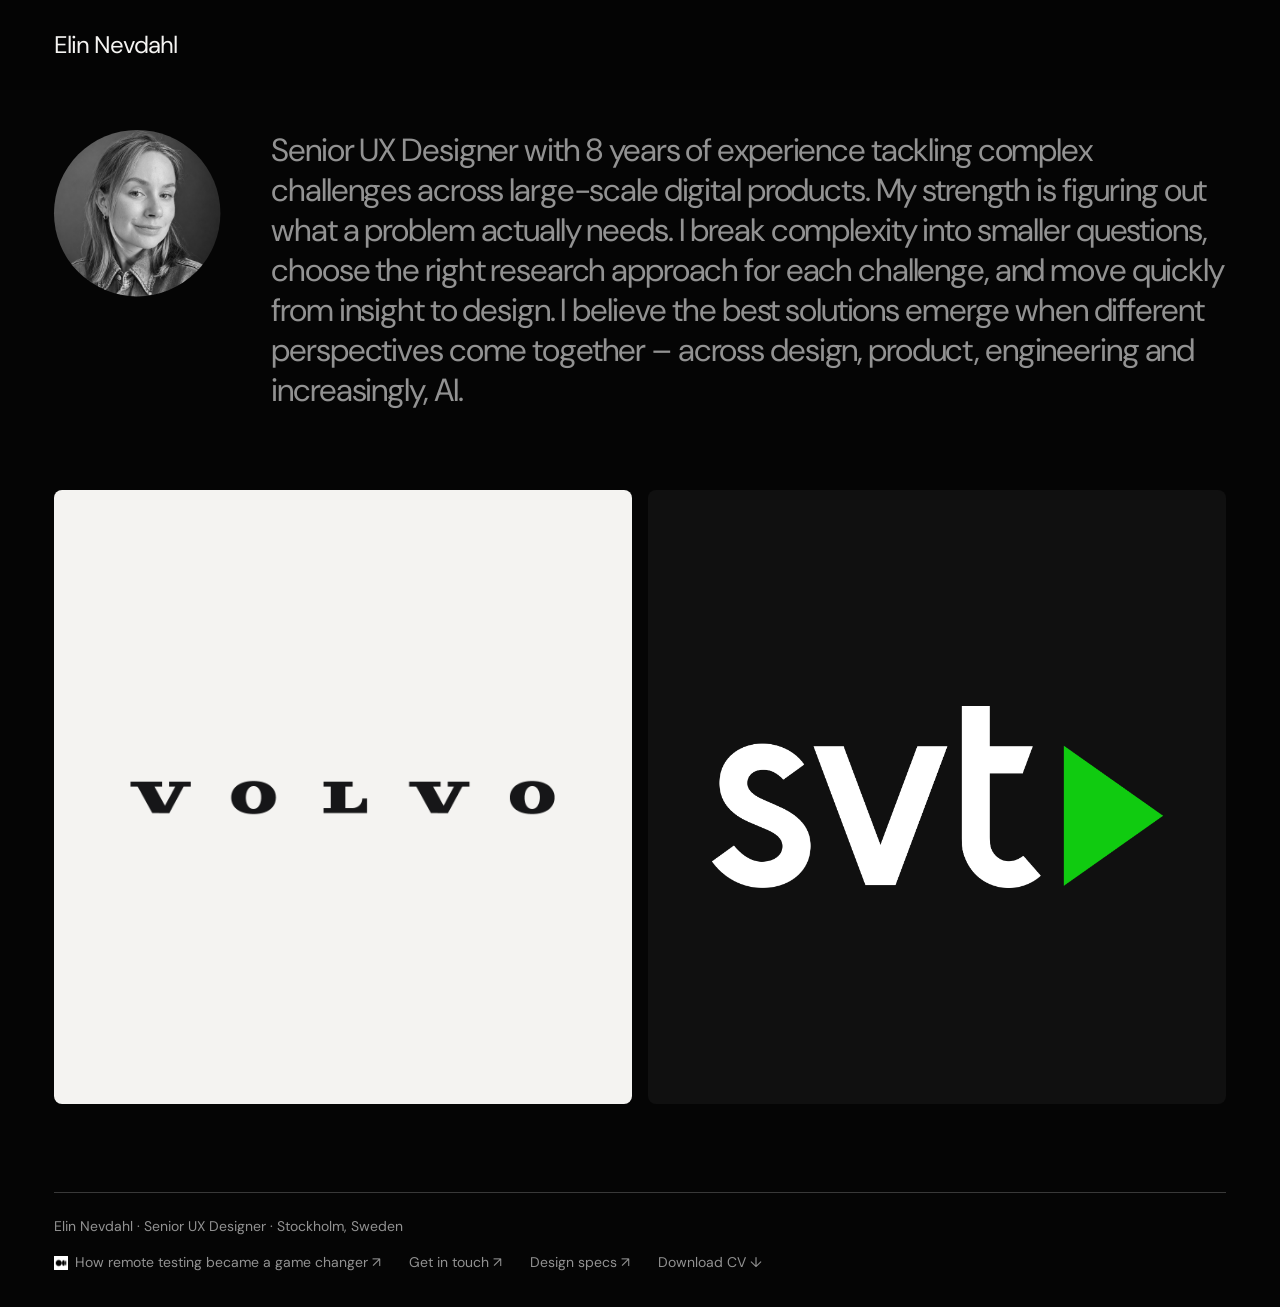
<file: index.html>
<!doctype html>
<html lang="en">

<head>
  <meta charset="utf-8" />
  <meta name="viewport" content="width=device-width, initial-scale=1" />
  <meta name="theme-color" content="#050505" />
  <title>Elin Nevdahl — Senior UX Designer</title>
  <link rel="stylesheet" href="styles.css?v=20261118-6" />
</head>

<body>
  <header class="site-header"><a class="wordmark" href="index.html"><span>Elin Nevdahl</span></a></header>
  <main class="home page-shell">
    <section class="intro">
      <p>Senior UX Designer with 8 years of experience tackling complex challenges across large-scale digital products.
        My strength is figuring out what a problem actually needs. I break complexity into smaller questions, choose the
        right research approach for each challenge, and move quickly from insight to design. I believe the best
        solutions emerge when different perspectives come together – across design, product, engineering and
        increasingly, AI.</p>
      <img class="home-portrait" src="assets/elin-home.jpg" alt="Elin Nevdahl" />
    </section>
    <section class="project-links" aria-label="Selected work">
      <a class="brand-panel volvo-brand" href="volvo.html"><img class="brand-logo volvo-home-logo"
          src="assets/home/volvo-logo.png" alt="Volvo" /><span class="panel-caption">Research · UI design <span>Explore
            2 case studies ↗</span></span></a>
      <a class="brand-panel svt-brand" href="svt.html"><img class="brand-logo svt-home-logo"
          src="assets/home/svtplay-logo.png" alt="SVT Play" /><span class="panel-caption">Product design ·
          Experimentation <span>Explore 4 case studies ↗</span></span></a>
    </section>
    <footer class="footer home-footer">
      <div class="footer-identity"><span>Elin Nevdahl · Senior UX Designer · Stockholm, Sweden</span></div>
      <nav class="footer-links" aria-label="Contact and resources"><a class="footer-medium-link"
          href="https://medium.com/the-svt-tech-blog/how-remote-testing-became-a-game-changer-484bf9a98657"
          target="_blank" rel="noopener noreferrer"><span class="medium-logo-frame" aria-hidden="true"><img
              class="medium-logo" src="assets/home/medium-logo.png" alt="" /></span><span>How remote testing became a
            game changer ↗</span></a><a href="mailto:elinvnevdahl@gmail.com">Get in touch ↗</a><a
          href="design-specs.html">Design specs ↗</a><a href="assets/elin_nevdahl_cv.pdf" download>Download CV ↓</a></nav>
    </footer>
  </main>
  <script src="script.js"></script>
</body>

</html>
</file>
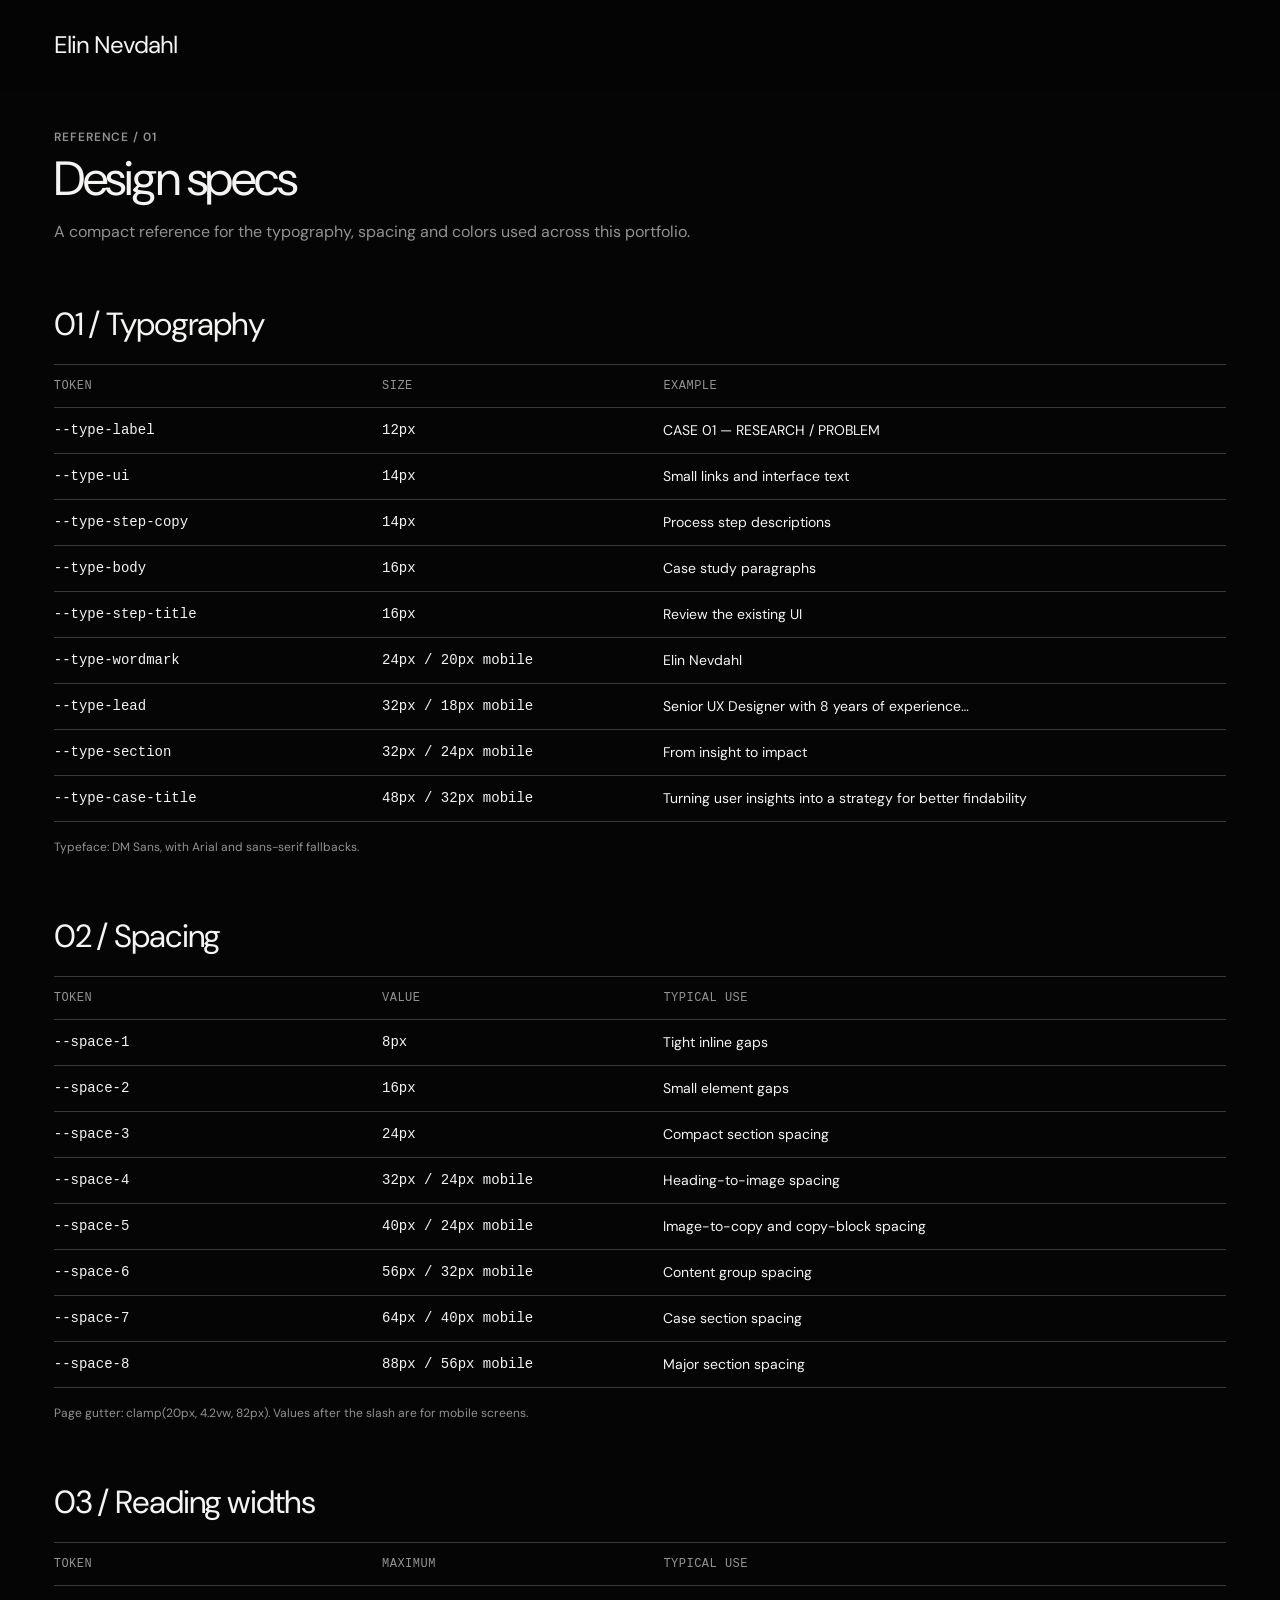
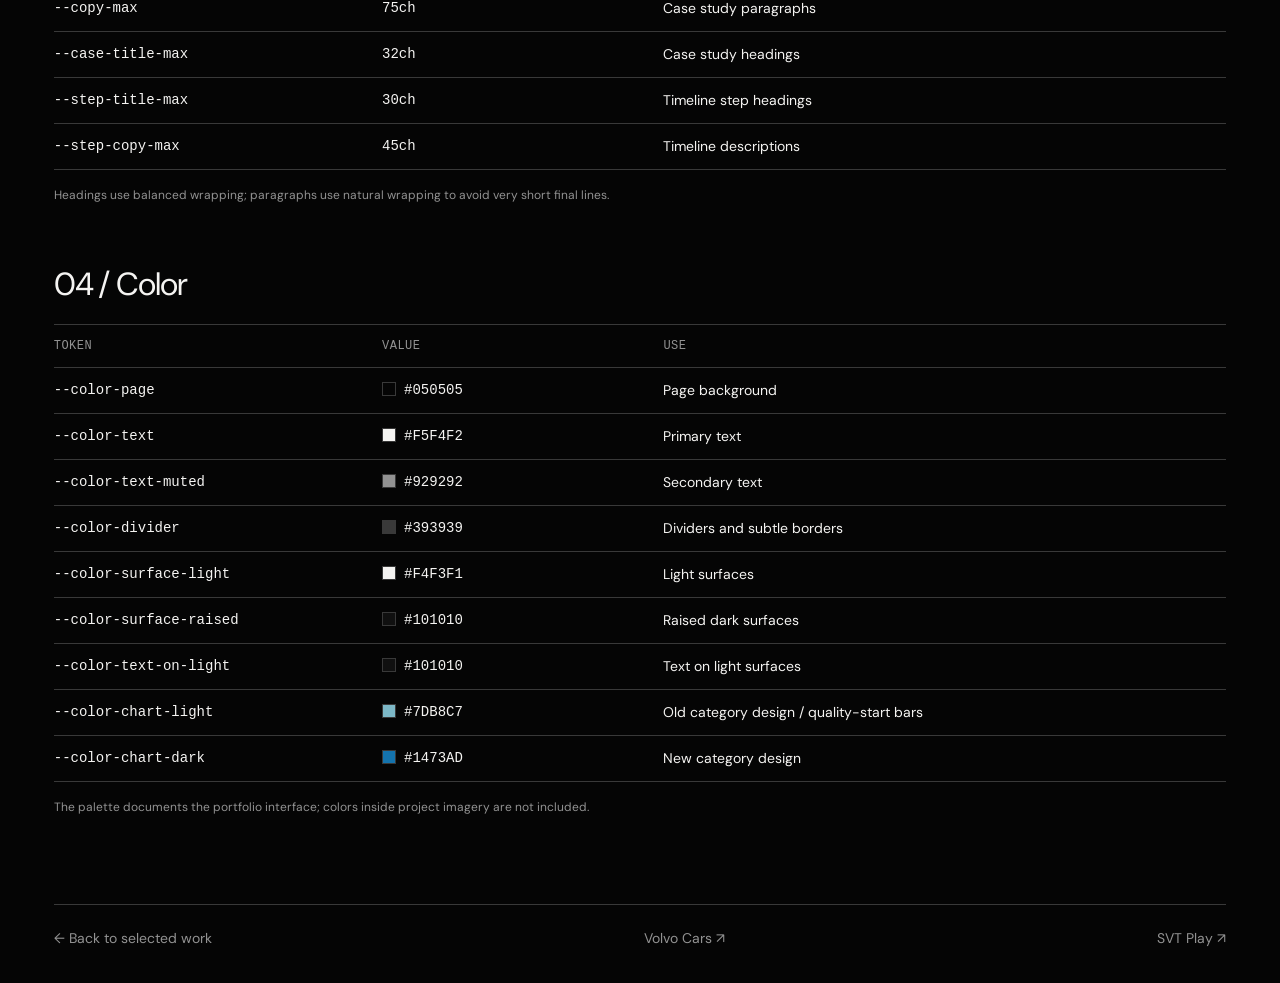
<file: design-specs.html>
<!doctype html>
<html lang="en">

<head>
  <meta charset="utf-8" />
  <meta name="viewport" content="width=device-width, initial-scale=1" />
  <meta name="theme-color" content="#050505" />
  <title>Design specs — Elin Nevdahl</title>
  <link rel="stylesheet" href="styles.css?v=20261118-6" />
</head>

<body>
  <header class="site-header"><a class="wordmark" href="index.html"><span>Elin Nevdahl</span></a></header>
  <main class="specs-page page-shell">
    <header class="specs-heading">
      <span class="eyebrow">REFERENCE / 01</span>
      <h1>Design specs</h1>
      <p class="specs-intro">A compact reference for the typography, spacing and colors used across this portfolio.</p>
    </header>

    <section class="specs-section" aria-labelledby="type-heading">
      <h2 id="type-heading">01 / Typography</h2>
      <div class="specs-table-wrap">
        <table class="specs-table">
          <thead><tr><th scope="col">Token</th><th scope="col">Size</th><th scope="col">Example</th></tr></thead>
          <tbody>
            <tr><td>--type-label</td><td>12px</td><td>CASE 01 — RESEARCH / PROBLEM</td></tr>
            <tr><td>--type-ui</td><td>14px</td><td>Small links and interface text</td></tr>
            <tr><td>--type-step-copy</td><td>14px</td><td>Process step descriptions</td></tr>
            <tr><td>--type-body</td><td>16px</td><td>Case study paragraphs</td></tr>
            <tr><td>--type-step-title</td><td>16px</td><td>Review the existing UI</td></tr>
            <tr><td>--type-wordmark</td><td>24px / 20px mobile</td><td>Elin Nevdahl</td></tr>
            <tr><td>--type-lead</td><td>32px / 18px mobile</td><td>Senior UX Designer with 8 years of experience…</td></tr>
            <tr><td>--type-section</td><td>32px / 24px mobile</td><td>From insight to impact</td></tr>
            <tr><td>--type-case-title</td><td>48px / 32px mobile</td><td>Turning user insights into a strategy for better findability</td></tr>
          </tbody>
        </table>
      </div>
      <p class="specs-note">Typeface: DM Sans, with Arial and sans-serif fallbacks.</p>
    </section>

    <section class="specs-section" aria-labelledby="spacing-heading">
      <h2 id="spacing-heading">02 / Spacing</h2>
      <div class="specs-table-wrap">
        <table class="specs-table">
          <thead><tr><th scope="col">Token</th><th scope="col">Value</th><th scope="col">Typical use</th></tr></thead>
          <tbody>
            <tr><td>--space-1</td><td>8px</td><td>Tight inline gaps</td></tr>
            <tr><td>--space-2</td><td>16px</td><td>Small element gaps</td></tr>
            <tr><td>--space-3</td><td>24px</td><td>Compact section spacing</td></tr>
            <tr><td>--space-4</td><td>32px / 24px mobile</td><td>Heading-to-image spacing</td></tr>
            <tr><td>--space-5</td><td>40px / 24px mobile</td><td>Image-to-copy and copy-block spacing</td></tr>
            <tr><td>--space-6</td><td>56px / 32px mobile</td><td>Content group spacing</td></tr>
            <tr><td>--space-7</td><td>64px / 40px mobile</td><td>Case section spacing</td></tr>
            <tr><td>--space-8</td><td>88px / 56px mobile</td><td>Major section spacing</td></tr>
          </tbody>
        </table>
      </div>
      <p class="specs-note">Page gutter: clamp(20px, 4.2vw, 82px). Values after the slash are for mobile screens.</p>
    </section>

    <section class="specs-section" aria-labelledby="width-heading">
      <h2 id="width-heading">03 / Reading widths</h2>
      <div class="specs-table-wrap">
        <table class="specs-table">
          <thead><tr><th scope="col">Token</th><th scope="col">Maximum</th><th scope="col">Typical use</th></tr></thead>
          <tbody>
            <tr><td>--copy-max</td><td>75ch</td><td>Case study paragraphs</td></tr>
            <tr><td>--case-title-max</td><td>32ch</td><td>Case study headings</td></tr>
            <tr><td>--step-title-max</td><td>30ch</td><td>Timeline step headings</td></tr>
            <tr><td>--step-copy-max</td><td>45ch</td><td>Timeline descriptions</td></tr>
          </tbody>
        </table>
      </div>
      <p class="specs-note">Headings use balanced wrapping; paragraphs use natural wrapping to avoid very short final lines.</p>
    </section>

    <section class="specs-section" aria-labelledby="color-heading">
      <h2 id="color-heading">04 / Color</h2>
      <div class="specs-table-wrap">
        <table class="specs-table">
          <thead><tr><th scope="col">Token</th><th scope="col">Value</th><th scope="col">Use</th></tr></thead>
          <tbody>
            <tr><td>--color-page</td><td><span class="specs-color-swatch" style="background:#050505"></span>#050505</td><td>Page background</td></tr>
            <tr><td>--color-text</td><td><span class="specs-color-swatch" style="background:#f5f4f2"></span>#F5F4F2</td><td>Primary text</td></tr>
            <tr><td>--color-text-muted</td><td><span class="specs-color-swatch" style="background:#929292"></span>#929292</td><td>Secondary text</td></tr>
            <tr><td>--color-divider</td><td><span class="specs-color-swatch" style="background:#393939"></span>#393939</td><td>Dividers and subtle borders</td></tr>
            <tr><td>--color-surface-light</td><td><span class="specs-color-swatch" style="background:#f4f3f1"></span>#F4F3F1</td><td>Light surfaces</td></tr>
            <tr><td>--color-surface-raised</td><td><span class="specs-color-swatch" style="background:#101010"></span>#101010</td><td>Raised dark surfaces</td></tr>
            <tr><td>--color-text-on-light</td><td><span class="specs-color-swatch" style="background:#101010"></span>#101010</td><td>Text on light surfaces</td></tr>
            <tr><td>--color-chart-light</td><td><span class="specs-color-swatch" style="background:#7db8c7"></span>#7DB8C7</td><td>Old category design / quality-start bars</td></tr>
            <tr><td>--color-chart-dark</td><td><span class="specs-color-swatch" style="background:#1473ad"></span>#1473AD</td><td>New category design</td></tr>
          </tbody>
        </table>
      </div>
      <p class="specs-note">The palette documents the portfolio interface; colors inside project imagery are not included.</p>
    </section>

    <footer class="footer"><a href="index.html">← Back to selected work</a><a href="volvo.html">Volvo Cars ↗</a><a href="svt.html">SVT Play ↗</a></footer>
  </main>
</body>

</html>
</file>
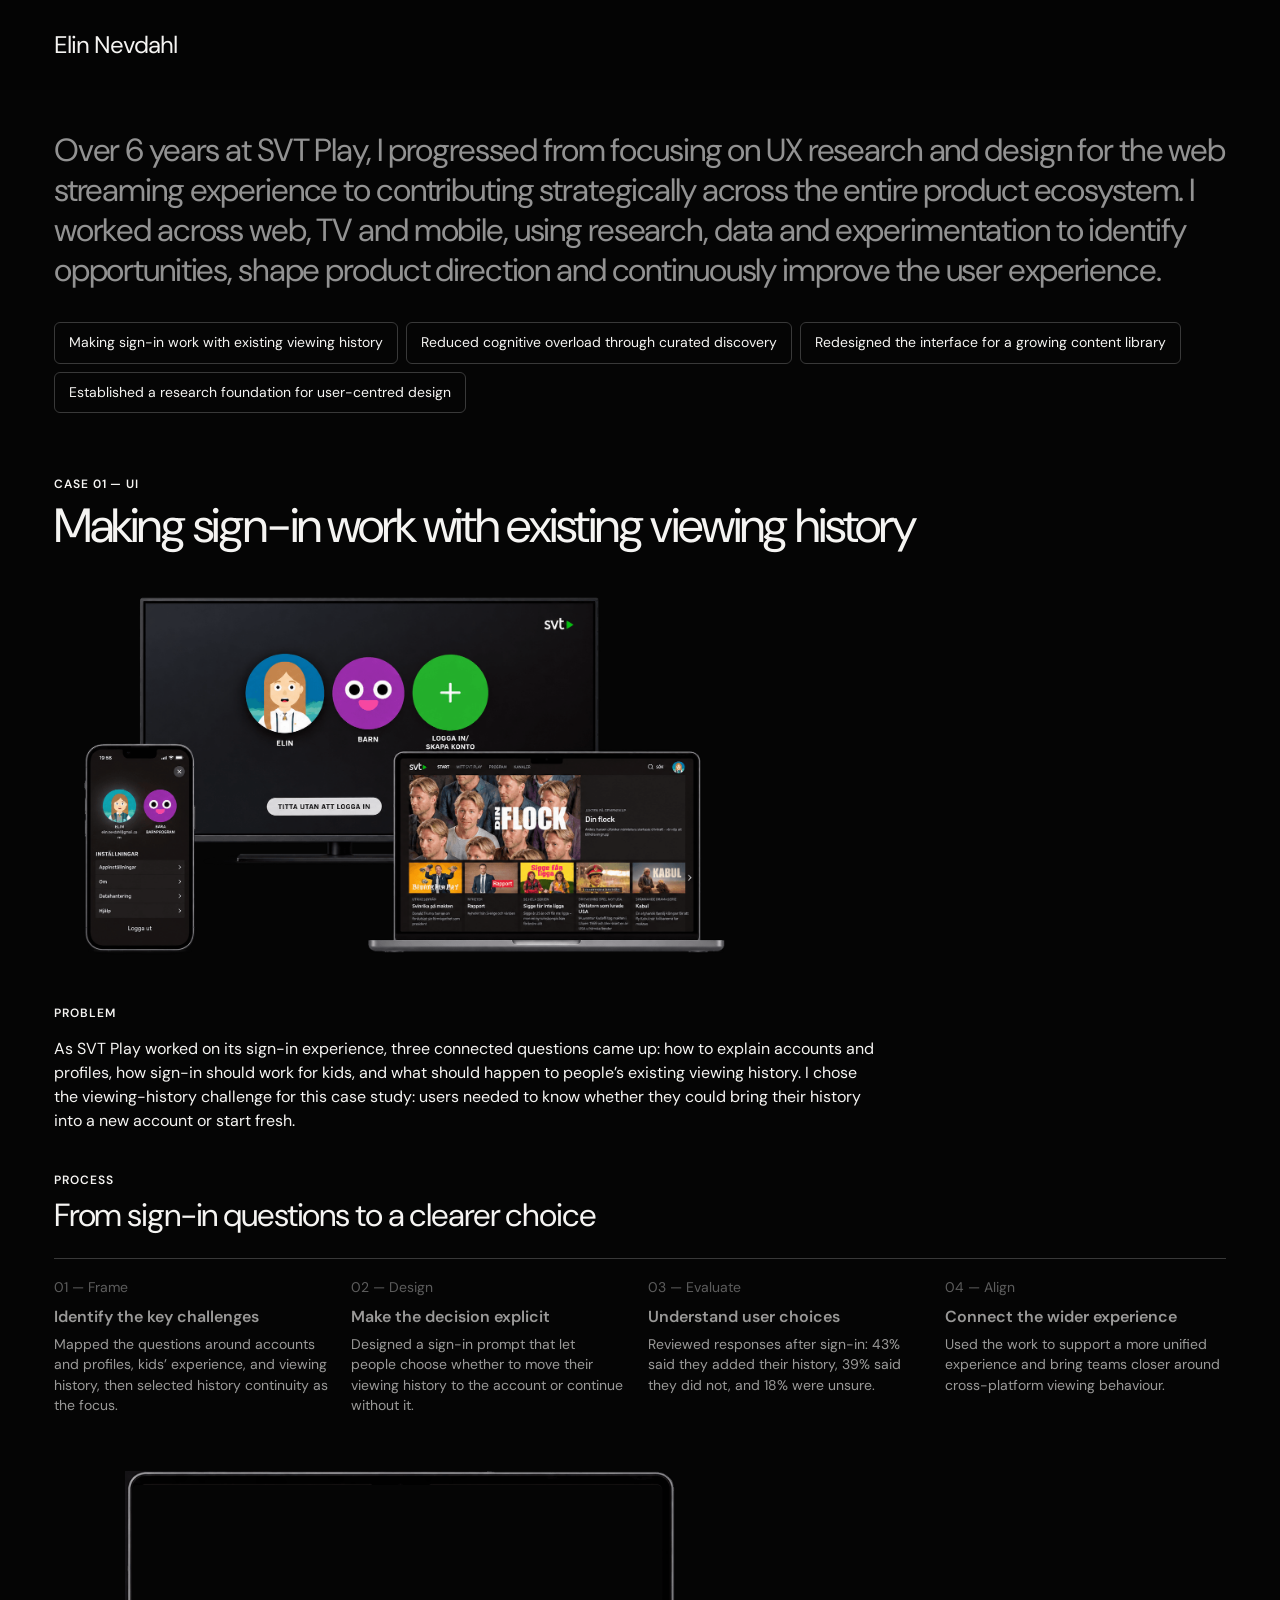
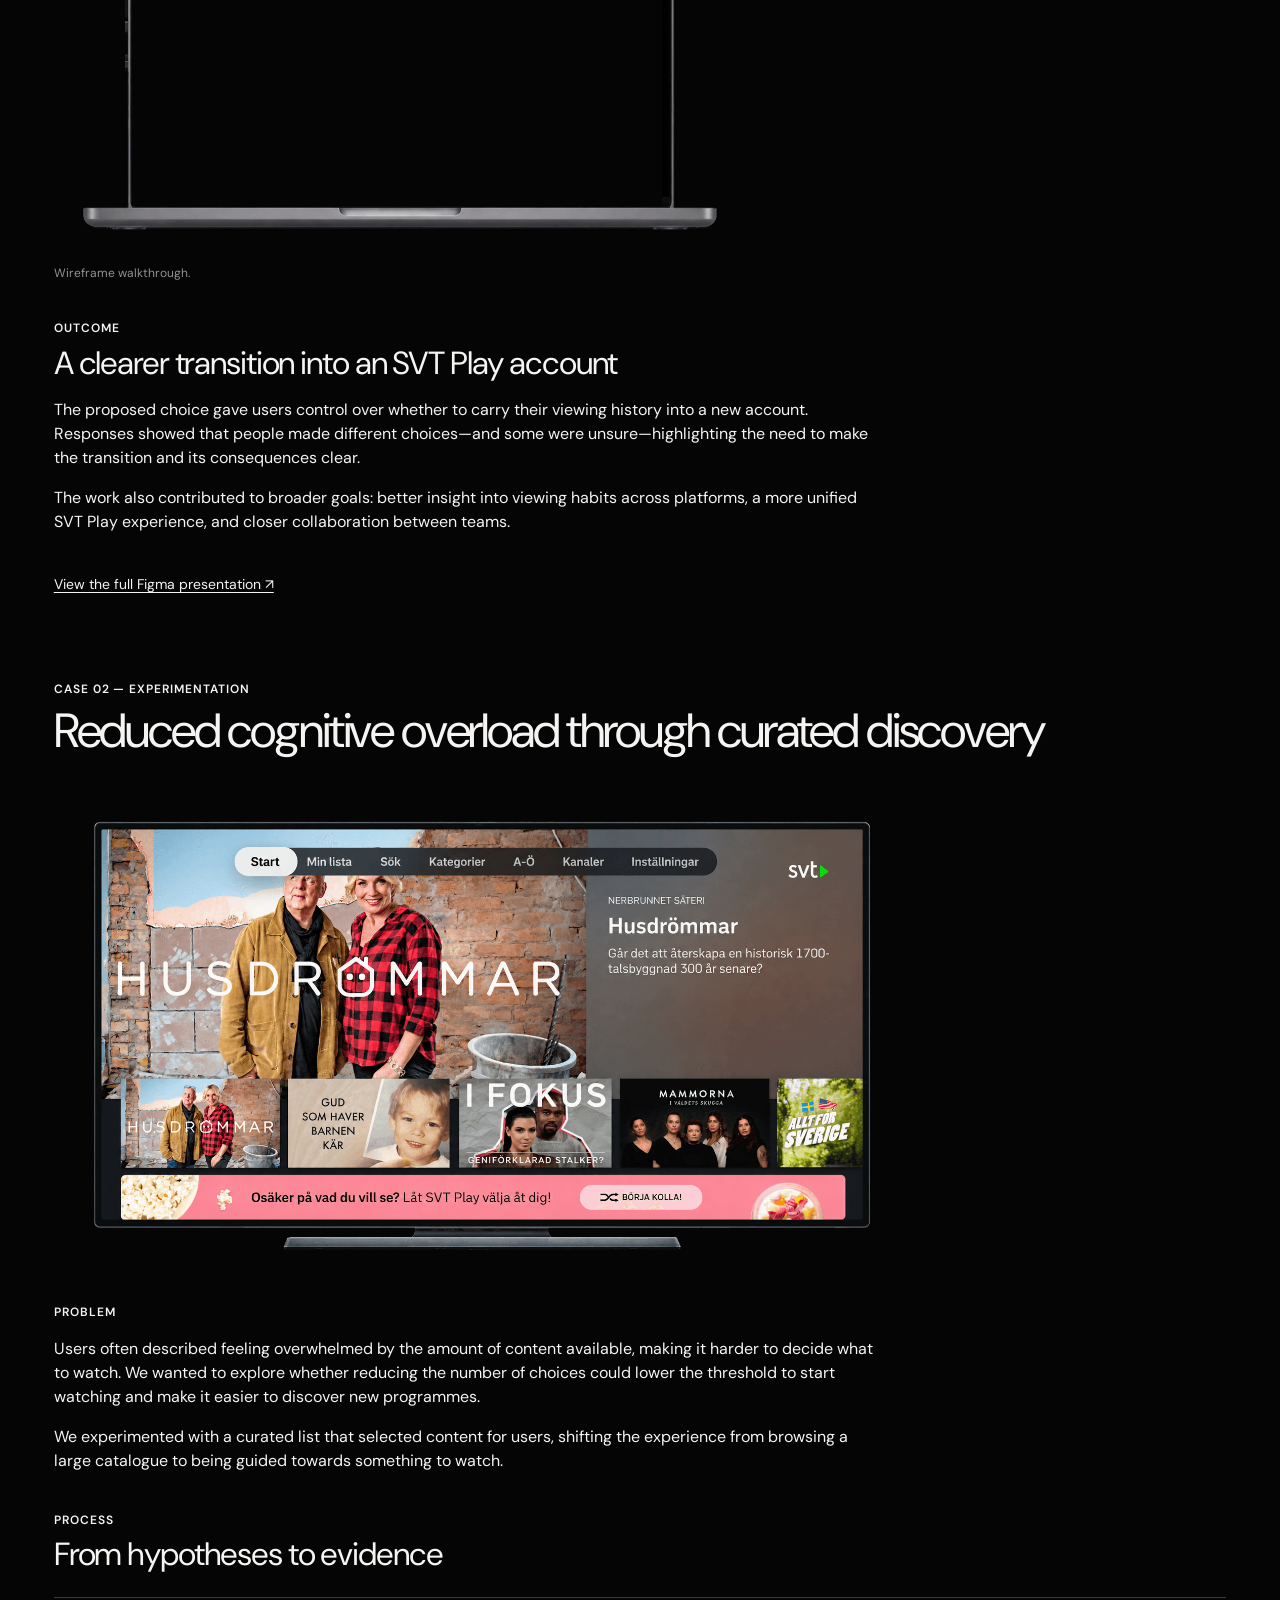
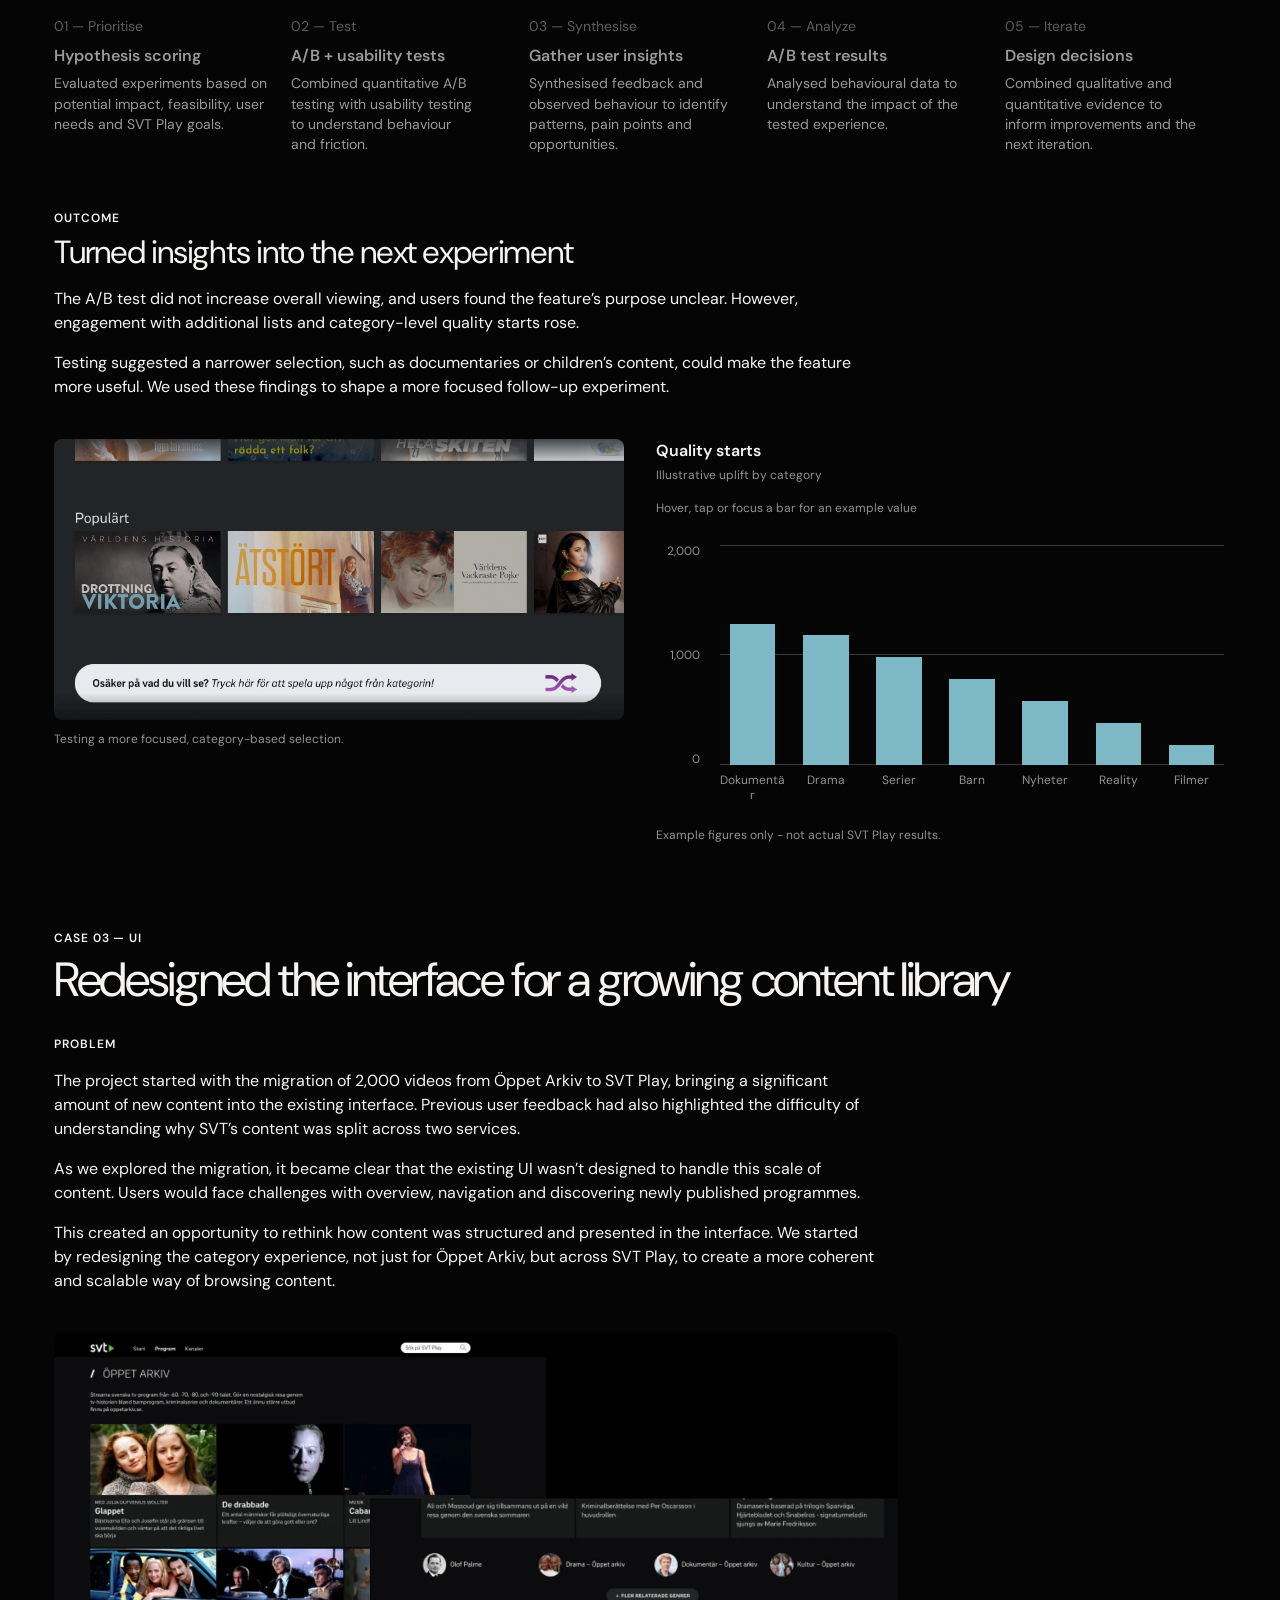
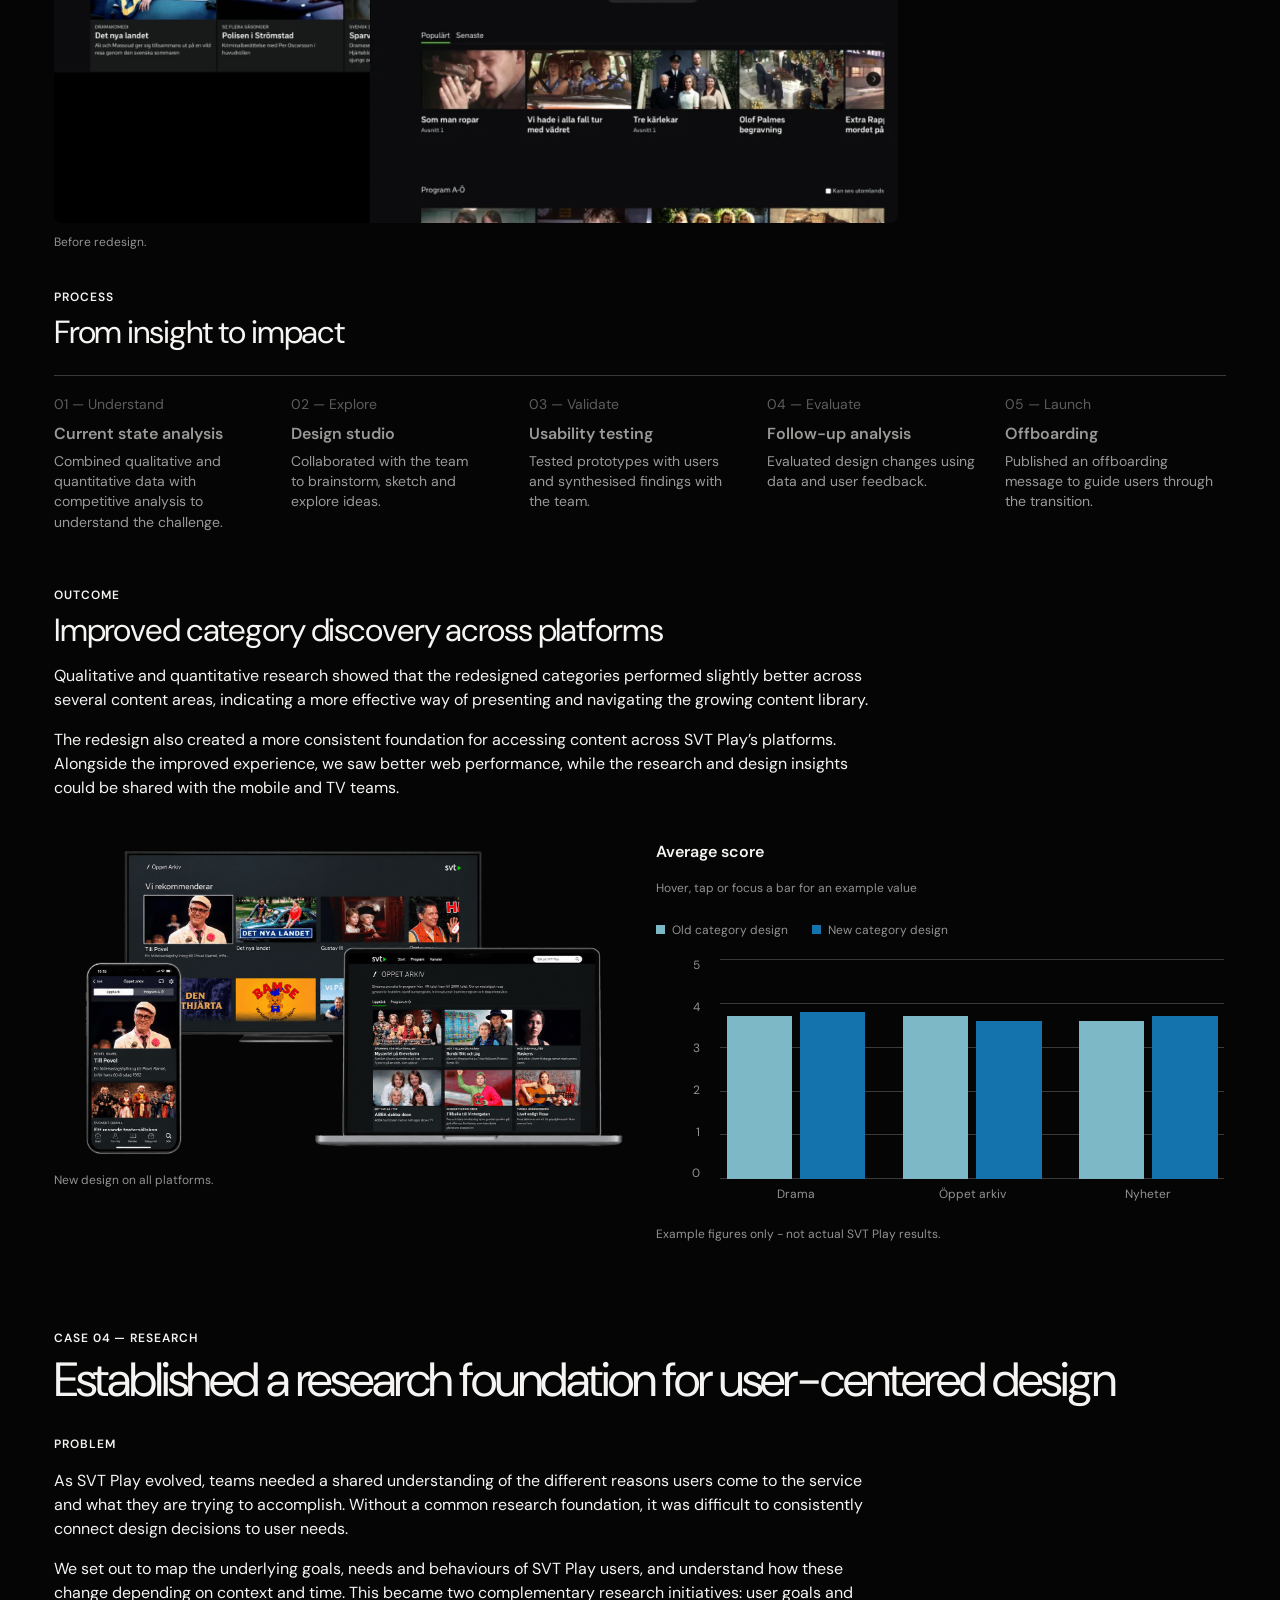
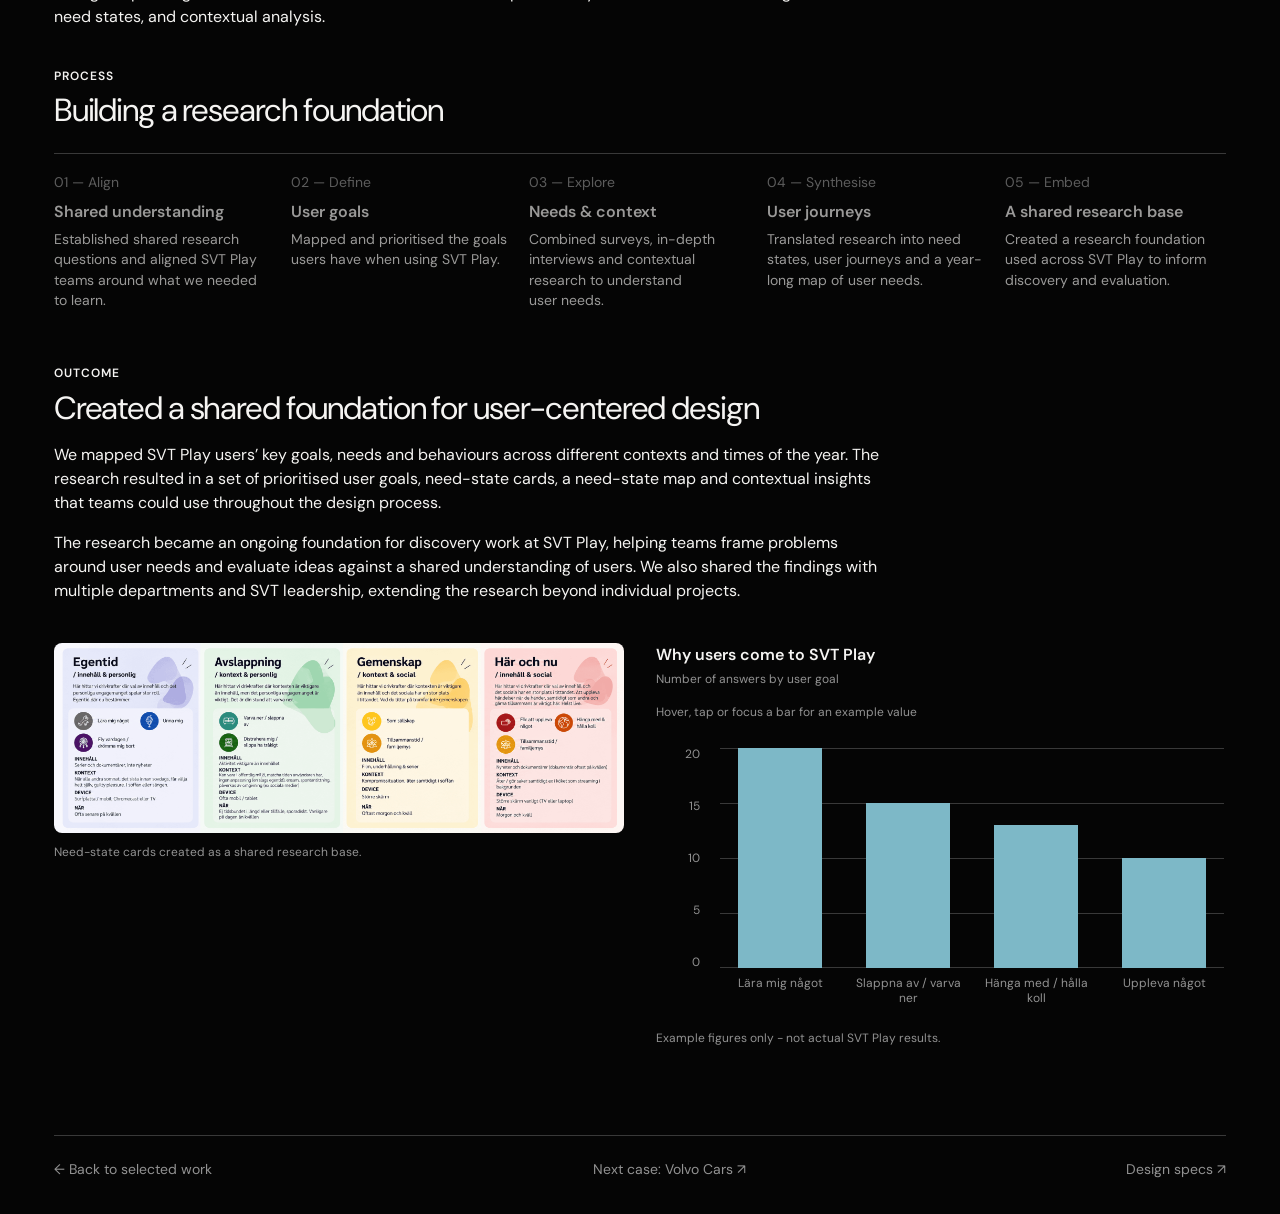
<file: svt.html>
<!doctype html>
<html lang="en">

<head>
  <meta charset="utf-8" />
  <meta name="viewport" content="width=device-width, initial-scale=1" />
  <meta name="theme-color" content="#050505" />
  <title>SVT Play — Elin Nevdahl</title>
  <link rel="stylesheet" href="styles.css?v=20261118-10" />
</head>

<body>
  <header class="site-header"><a class="wordmark" href="index.html"><span>Elin Nevdahl</span></a></header>
  <main class="case-page page-shell svt-page">
    <p class="case-intro">Over 6 years at SVT Play, I progressed from focusing on UX research and design for the web
      streaming experience to contributing strategically across the entire product ecosystem. I worked across web, TV
      and mobile, using research, data and experimentation to identify opportunities, shape product direction and
      continuously improve the user experience.</p>
    <nav class="case-nav svt-nav"><a href="#signin">Making sign-in work with existing viewing history</a><a
        href="#curated">Reduced cognitive overload through curated discovery</a><a href="#library">Redesigned the
        interface for a growing content library</a><a href="#research">Established a research foundation for
        user-centred design</a></nav>
    <section class="svt-case" id="signin">
      <span class="eyebrow">CASE 01 — UI</span>
      <h1>Making sign-in work with existing viewing history</h1>
      <figure class="media-figure"><img class="project-image svt-image signin-image" src="assets/svtplay/svtplay-01.png"
          alt="SVT Play sign-in experience across devices" /></figure>
      <div class="copy-block">
        <span class="eyebrow">PROBLEM</span>
        <p>As SVT Play worked on its sign-in experience, three connected questions came up: how to explain accounts and
          profiles, how sign-in should work for kids, and what should happen to people’s existing viewing history. I
          chose the viewing-history challenge for this case study: users needed to know whether they could bring their
          history into a new account or start fresh.</p>
      </div>
      <div class="process-block">
        <span class="eyebrow">PROCESS</span>
        <h3>From sign-in questions to a clearer choice</h3>
        <div class="steps four">
          <article><span>01 — Frame</span>
            <h3>Identify the key challenges</h3>
            <p>Mapped the questions around accounts and profiles, kids’ experience, and viewing history, then selected
              history continuity as the focus.</p>
          </article>
          <article><span>02 — Design</span>
            <h3>Make the decision explicit</h3>
            <p>Designed a sign-in prompt that let people choose whether to move their viewing history to the account or
              continue without it.</p>
          </article>
          <article><span>03 — Evaluate</span>
            <h3>Understand user choices</h3>
            <p>Reviewed responses after sign-in: 43% said they added their history, 39% said they did not, and 18% were
              unsure.</p>
          </article>
          <article><span>04 — Align</span>
            <h3>Connect the wider experience</h3>
            <p>Used the work to support a more unified experience and bring teams closer around cross-platform viewing
              behaviour.</p>
          </article>
        </div>
      </div>
      <figure class="media-figure screen-recording">
        <div class="desktop-device">
          <div class="desktop-wireframe" tabindex="0" role="group"
            aria-label="SVT Play sign-in wireframe video. Hover or focus to show playback controls.">
            <video controls autoplay muted loop playsinline preload="metadata"
              aria-label="Screen recording of the SVT Play sign-in wireframe">
              <source src="assets/svtplay/svtplay-screenrecording.mp4" type="video/mp4" />
              Your browser does not support this video. <a href="assets/svtplay/svtplay-screenrecording.mp4">Open the
                screen recording</a>.
            </video>
          </div>
        </div>
        <figcaption>Wireframe walkthrough.</figcaption>
      </figure>
      <div class="copy-block">
        <span class="eyebrow">OUTCOME</span>
        <h3>A clearer transition into an SVT Play account</h3>
        <p>The proposed choice gave users control over whether to carry their viewing history into a new account.
          Responses showed that people made different choices—and some were unsure—highlighting the need to make the
          transition and its consequences clear.</p>
        <p>The work also contributed to broader goals: better insight into viewing habits across platforms, a more
          unified SVT Play experience, and closer collaboration between teams.</p>
      </div>
      <p class="case-resource"><a
          href="https://www.figma.com/deck/Ly98FpUOjlxmXw4x0bWbGd/Case?node-id=27-19&amp;t=IYnYAY8TUeEgefKT-1"
          target="_blank" rel="noreferrer">View the full Figma presentation ↗</a></p>
    </section>
    <section class="svt-case" id="curated"><span class="eyebrow">CASE 02 — EXPERIMENTATION</span>
      <h2>Reduced cognitive overload through curated discovery</h2>
      <figure class="media-figure"><img class="project-image svt-image" src="assets/svtplay/svtplay-02.png"
          alt="SVT Play curated discovery experience" /></figure>
      <div class="copy-block"><span class="eyebrow">PROBLEM</span>
        <p>Users often described feeling overwhelmed by the amount of content available, making it harder to decide what
          to watch. We wanted to explore whether reducing the number of choices could lower the threshold to start
          watching and make it easier to discover new programmes.</p>
        <p>We experimented with a curated list that selected content for users, shifting the experience from browsing a
          large catalogue to being guided towards something to watch.</p>
      </div>
      <div class="process-block"><span class="eyebrow">PROCESS</span>
        <h3>From hypotheses to evidence</h3>
        <div class="steps five">
          <article><span>01 — Prioritise</span>
            <h3>Hypothesis scoring</h3>
            <p>Evaluated experiments based on potential impact, feasibility, user needs and SVT Play goals.</p>
          </article>
          <article><span>02 — Test</span>
            <h3>A/B + usability tests</h3>
            <p>Combined quantitative A/B testing with usability testing to understand behaviour and friction.</p>
          </article>
          <article><span>03 — Synthesise</span>
            <h3>Gather user insights</h3>
            <p>Synthesised feedback and observed behaviour to identify patterns, pain points and opportunities.</p>
          </article>
          <article><span>04 — Analyze</span>
            <h3>A/B test results</h3>
            <p>Analysed behavioural data to understand the impact of the tested experience.</p>
          </article>
          <article><span>05 — Iterate</span>
            <h3>Design decisions</h3>
            <p>Combined qualitative and quantitative evidence to inform improvements and the next iteration.</p>
          </article>
        </div>
      </div>
      <div class="copy-block"><span class="eyebrow">OUTCOME</span>
        <h3>Turned insights into the next experiment</h3>
        <p>The A/B test did not increase overall viewing, and users found the feature’s purpose unclear. However,
          engagement with additional lists and category-level quality starts rose.</p>
        <p>Testing suggested a narrower selection, such as documentaries or children’s content, could make the feature
          more useful. We used these findings to shape a more focused follow-up experiment.</p>
      </div>
      <div class="svt-media-grid curated-media-grid">
        <figure class="media-figure"><img class="project-image svt-image" src="assets/svtplay/svtplay-03.webp"
            alt="Curated content recommendation interface" />
          <figcaption>Testing a more focused, category-based selection.</figcaption>
        </figure>
        <figure class="media-figure quality-chart-figure">
        <div class="quality-chart" role="group" aria-labelledby="quality-chart-title">
          <div class="quality-chart-heading">
            <div>
              <h4 id="quality-chart-title">Quality starts</h4>
              <p>Illustrative uplift by category</p>
            </div>
            <span class="quality-chart-hint">Hover, tap or focus a bar for an example value</span>
          </div>
          <div class="quality-chart-scroll">
            <div class="quality-chart-body">
              <div class="quality-axis" aria-hidden="true"><span>2,000</span><span>1,000</span><span>0</span></div>
              <div class="quality-plot">
                <div class="quality-grid-lines" aria-hidden="true"><span></span><span></span><span></span></div>
                <ul class="quality-bars">
                  <li><button class="quality-bar" style="--bar-height:64%" type="button"
                      aria-label="Dokumentär: 1,280 fictional uplifted quality starts"><span class="quality-bar-fill"></span><span class="quality-bar-value" aria-hidden="true">1,280</span></button><span class="quality-category">Dokumentär</span></li>
                  <li><button class="quality-bar" style="--bar-height:59%" type="button"
                      aria-label="Drama: 1,180 fictional uplifted quality starts"><span class="quality-bar-fill"></span><span class="quality-bar-value" aria-hidden="true">1,180</span></button><span class="quality-category">Drama</span></li>
                  <li><button class="quality-bar" style="--bar-height:49%" type="button"
                      aria-label="Serier: 980 fictional uplifted quality starts"><span class="quality-bar-fill"></span><span class="quality-bar-value" aria-hidden="true">980</span></button><span class="quality-category">Serier</span></li>
                  <li><button class="quality-bar" style="--bar-height:39%" type="button"
                      aria-label="Barn: 780 fictional uplifted quality starts"><span class="quality-bar-fill"></span><span class="quality-bar-value" aria-hidden="true">780</span></button><span class="quality-category">Barn</span></li>
                  <li><button class="quality-bar" style="--bar-height:29%" type="button"
                      aria-label="Nyheter: 580 fictional uplifted quality starts"><span class="quality-bar-fill"></span><span class="quality-bar-value" aria-hidden="true">580</span></button><span class="quality-category">Nyheter</span></li>
                  <li><button class="quality-bar" style="--bar-height:19%" type="button"
                      aria-label="Reality: 380 fictional uplifted quality starts"><span class="quality-bar-fill"></span><span class="quality-bar-value" aria-hidden="true">380</span></button><span class="quality-category">Reality</span></li>
                  <li><button class="quality-bar" style="--bar-height:9%" type="button"
                      aria-label="Filmer: 180 fictional uplifted quality starts"><span class="quality-bar-fill"></span><span class="quality-bar-value" aria-hidden="true">180</span></button><span class="quality-category">Filmer</span></li>
                </ul>
              </div>
            </div>
          </div>
          <p class="quality-chart-disclaimer">Example figures only - not actual SVT Play results.</p>
        </div>
        </figure>
      </div>
    </section>
    <section class="svt-case" id="library"><span class="eyebrow">CASE 03 — UI</span>
      <h2>Redesigned the interface for a growing content library</h2>
      <div class="copy-block"><span class="eyebrow">PROBLEM</span>
        <p>The project started with the migration of 2,000 videos from Öppet Arkiv to SVT Play, bringing a significant
          amount of new content into the existing interface. Previous user feedback had also highlighted the difficulty
          of understanding why SVT’s content was split across two services.</p>
        <p>As we explored the migration, it became clear that the existing UI wasn’t designed to handle this scale of
          content. Users would face challenges with overview, navigation and discovering newly published programmes.</p>
        <p>This created an opportunity to rethink how content was structured and presented in the interface. We started
          by redesigning the category experience, not just for Öppet Arkiv, but across SVT Play, to create a more
          coherent and scalable way of browsing content.</p>
      </div>
      <figure class="media-figure"><img class="project-image svt-image" src="assets/svtplay/svtplay-05.webp"
          alt="SVT Play content library before redesign" /></figure>
      <p class="caption">Before redesign.</p>
      <div class="process-block"><span class="eyebrow">PROCESS</span>
        <h3>From insight to impact</h3>
        <div class="steps five">
          <article><span>01 — Understand</span>
            <h3>Current state analysis</h3>
            <p>Combined qualitative and quantitative data with competitive analysis to understand the challenge.</p>
          </article>
          <article><span>02 — Explore</span>
            <h3>Design studio</h3>
            <p>Collaborated with the team to brainstorm, sketch and explore ideas.</p>
          </article>
          <article><span>03 — Validate</span>
            <h3>Usability testing</h3>
            <p>Tested prototypes with users and synthesised findings with the team.</p>
          </article>
          <article><span>04 — Evaluate</span>
            <h3>Follow-up analysis</h3>
            <p>Evaluated design changes using data and user feedback.</p>
          </article>
          <article><span>05 — Launch</span>
            <h3>Offboarding</h3>
            <p>Published an offboarding message to guide users through the transition.</p>
          </article>
        </div>
      </div>
      <div class="copy-block"><span class="eyebrow">OUTCOME</span>
        <h3>Improved category discovery across platforms</h3>
        <p>Qualitative and quantitative research showed that the redesigned categories performed slightly better across
          several content areas, indicating a more effective way of presenting and navigating the growing content
          library.</p>
        <p>The redesign also created a more consistent foundation for accessing content across SVT Play’s platforms.
          Alongside the improved experience, we saw better web performance, while the research and design insights could
          be shared with the mobile and TV teams.</p>
      </div>
      <div class="svt-media-grid library-media-grid">
        <figure class="media-figure"><img class="project-image svt-image" src="assets/svtplay/svtplay-07.png"
            alt="Redesigned SVT Play across devices" />
          <figcaption>New design on all platforms.</figcaption>
        </figure>
        <figure class="media-figure quality-chart-figure">
        <div class="quality-chart score-chart" role="group" aria-labelledby="score-chart-title">
          <div class="quality-chart-heading">
            <div>
              <h4 id="score-chart-title">Average score</h4>
            </div>
            <span class="quality-chart-hint">Hover, tap or focus a bar for an example value</span>
          </div>
          <div class="score-legend" aria-label="Chart legend">
            <span><i class="score-legend-swatch old-design"></i>Old category design</span>
            <span><i class="score-legend-swatch new-design"></i>New category design</span>
          </div>
          <div class="quality-chart-scroll">
            <div class="quality-chart-body">
              <div class="quality-axis" aria-hidden="true"><span>5</span><span>4</span><span>3</span><span>2</span><span>1</span><span>0</span></div>
              <div class="quality-plot score-plot">
                <div class="quality-grid-lines" aria-hidden="true"><span></span><span></span><span></span><span></span><span></span><span></span></div>
                <ul class="score-groups">
                  <li>
                    <div class="score-pair">
                      <button class="score-bar" style="--bar-height:74%;--score-color:var(--color-chart-light)" type="button"
                        aria-label="Drama, old category design: illustrative average score 3.7 out of 5"><span class="score-bar-fill"></span><span class="score-bar-value" aria-hidden="true">3.7</span></button>
                      <button class="score-bar" style="--bar-height:76%;--score-color:var(--color-chart-dark)" type="button"
                        aria-label="Drama, new category design: illustrative average score 3.8 out of 5"><span class="score-bar-fill"></span><span class="score-bar-value" aria-hidden="true">3.8</span></button>
                    </div>
                    <span class="quality-category">Drama</span>
                  </li>
                  <li>
                    <div class="score-pair">
                      <button class="score-bar" style="--bar-height:74%;--score-color:var(--color-chart-light)" type="button"
                        aria-label="Öppet arkiv, old category design: illustrative average score 3.7 out of 5"><span class="score-bar-fill"></span><span class="score-bar-value" aria-hidden="true">3.7</span></button>
                      <button class="score-bar" style="--bar-height:72%;--score-color:var(--color-chart-dark)" type="button"
                        aria-label="Öppet arkiv, new category design: illustrative average score 3.6 out of 5"><span class="score-bar-fill"></span><span class="score-bar-value" aria-hidden="true">3.6</span></button>
                    </div>
                    <span class="quality-category">Öppet arkiv</span>
                  </li>
                  <li>
                    <div class="score-pair">
                      <button class="score-bar" style="--bar-height:72%;--score-color:var(--color-chart-light)" type="button"
                        aria-label="Nyheter, old category design: illustrative average score 3.6 out of 5"><span class="score-bar-fill"></span><span class="score-bar-value" aria-hidden="true">3.6</span></button>
                      <button class="score-bar" style="--bar-height:74%;--score-color:var(--color-chart-dark)" type="button"
                        aria-label="Nyheter, new category design: illustrative average score 3.7 out of 5"><span class="score-bar-fill"></span><span class="score-bar-value" aria-hidden="true">3.7</span></button>
                    </div>
                    <span class="quality-category">Nyheter</span>
                  </li>
                </ul>
              </div>
            </div>
          </div>
          <p class="quality-chart-disclaimer">Example figures only - not actual SVT Play results.</p>
        </div>
      </figure>
      </div>
    </section>
    <section class="svt-case" id="research"><span class="eyebrow">CASE 04 — RESEARCH</span>
      <h2>Established a research foundation for user-centered design</h2>
      <div class="copy-block"><span class="eyebrow">PROBLEM</span>
        <p>As SVT Play evolved, teams needed a shared understanding of the different reasons users come to the service
          and what they are trying to accomplish. Without a common research foundation, it was difficult to consistently
          connect design decisions to user needs.</p>
        <p>We set out to map the underlying goals, needs and behaviours of SVT Play users, and understand how these
          change depending on context and time. This became two complementary research initiatives: user goals and need
          states, and contextual analysis.</p>
      </div>
      <div class="process-block"><span class="eyebrow">PROCESS</span>
        <h3>Building a research foundation</h3>
        <div class="steps five">
          <article><span>01 — Align</span>
            <h3>Shared understanding</h3>
            <p>Established shared research questions and aligned SVT Play teams around what we needed to learn.</p>
          </article>
          <article><span>02 — Define</span>
            <h3>User goals</h3>
            <p>Mapped and prioritised the goals users have when using SVT Play.</p>
          </article>
          <article><span>03 — Explore</span>
            <h3>Needs &amp; context</h3>
            <p>Combined surveys, in-depth interviews and contextual research to understand user needs.</p>
          </article>
          <article><span>04 — Synthesise</span>
            <h3>User journeys</h3>
            <p>Translated research into need states, user journeys and a year-long map of user needs.</p>
          </article>
          <article><span>05 — Embed</span>
            <h3>A shared research base</h3>
            <p>Created a research foundation used across SVT Play to inform discovery and evaluation.</p>
          </article>
        </div>
      </div>
      <div class="copy-block"><span class="eyebrow">OUTCOME</span>
        <h3>Created a shared foundation for user-centered design</h3>
        <p>We mapped SVT Play users’ key goals, needs and behaviours across different contexts and times of the year.
          The research resulted in a set of prioritised user goals, need-state cards, a need-state map and contextual
          insights that teams could use throughout the design process.</p>
        <p>The research became an ongoing foundation for discovery work at SVT Play, helping teams frame problems around
          user needs and evaluate ideas against a shared understanding of users. We also shared the findings with
          multiple departments and SVT leadership, extending the research beyond individual projects.</p>
      </div>
      <div class="svt-media-grid research-media-grid">
        <figure class="media-figure"><img class="project-image chart-project-image" src="assets/svtplay/svtplay-09.png"
            alt="SVT Play user need-state cards" />
          <figcaption>Need-state cards created as a shared research base.</figcaption>
        </figure>
        <figure class="media-figure quality-chart-figure">
        <div class="quality-chart goal-chart" role="group" aria-labelledby="goal-chart-title">
          <div class="quality-chart-heading">
            <div>
              <h4 id="goal-chart-title">Why users come to SVT Play</h4>
              <p>Number of answers by user goal</p>
            </div>
            <span class="quality-chart-hint">Hover, tap or focus a bar for an example value</span>
          </div>
          <div class="quality-chart-scroll">
            <div class="quality-chart-body">
              <div class="quality-axis" aria-hidden="true"><span>20</span><span>15</span><span>10</span><span>5</span><span>0</span></div>
              <div class="quality-plot">
                <div class="quality-grid-lines" aria-hidden="true"><span></span><span></span><span></span><span></span><span></span></div>
                <ul class="quality-bars goal-bars">
                  <li><button class="quality-bar" style="--bar-height:100%" type="button"
                      aria-label="Lära mig något: about 20 answers, illustrative count"><span class="quality-bar-fill"></span><span class="quality-bar-value" aria-hidden="true">20</span></button><span class="quality-category">Lära mig något</span></li>
                  <li><button class="quality-bar" style="--bar-height:75%" type="button"
                      aria-label="Slappna av / varva ner: about 15 answers, illustrative count"><span class="quality-bar-fill"></span><span class="quality-bar-value" aria-hidden="true">15</span></button><span class="quality-category">Slappna av / varva ner</span></li>
                  <li><button class="quality-bar" style="--bar-height:65%" type="button"
                      aria-label="Hänga med / hålla koll: about 13 answers, illustrative count"><span class="quality-bar-fill"></span><span class="quality-bar-value" aria-hidden="true">13</span></button><span class="quality-category">Hänga med / hålla koll</span></li>
                  <li><button class="quality-bar" style="--bar-height:50%" type="button"
                      aria-label="Uppleva något: about 10 answers, illustrative count"><span class="quality-bar-fill"></span><span class="quality-bar-value" aria-hidden="true">10</span></button><span class="quality-category">Uppleva något</span></li>
                </ul>
              </div>
            </div>
          </div>
          <p class="quality-chart-disclaimer">Example figures only - not actual SVT Play results.</p>
        </div>
      </figure>
      </div>
    </section>
    <footer class="footer"><a href="index.html">← Back to selected work</a><a href="volvo.html">Next case: Volvo Cars
        ↗</a><a href="design-specs.html">Design specs ↗</a></footer>
  </main>
  <script src="script.js"></script>
</body>

</html>
</file>
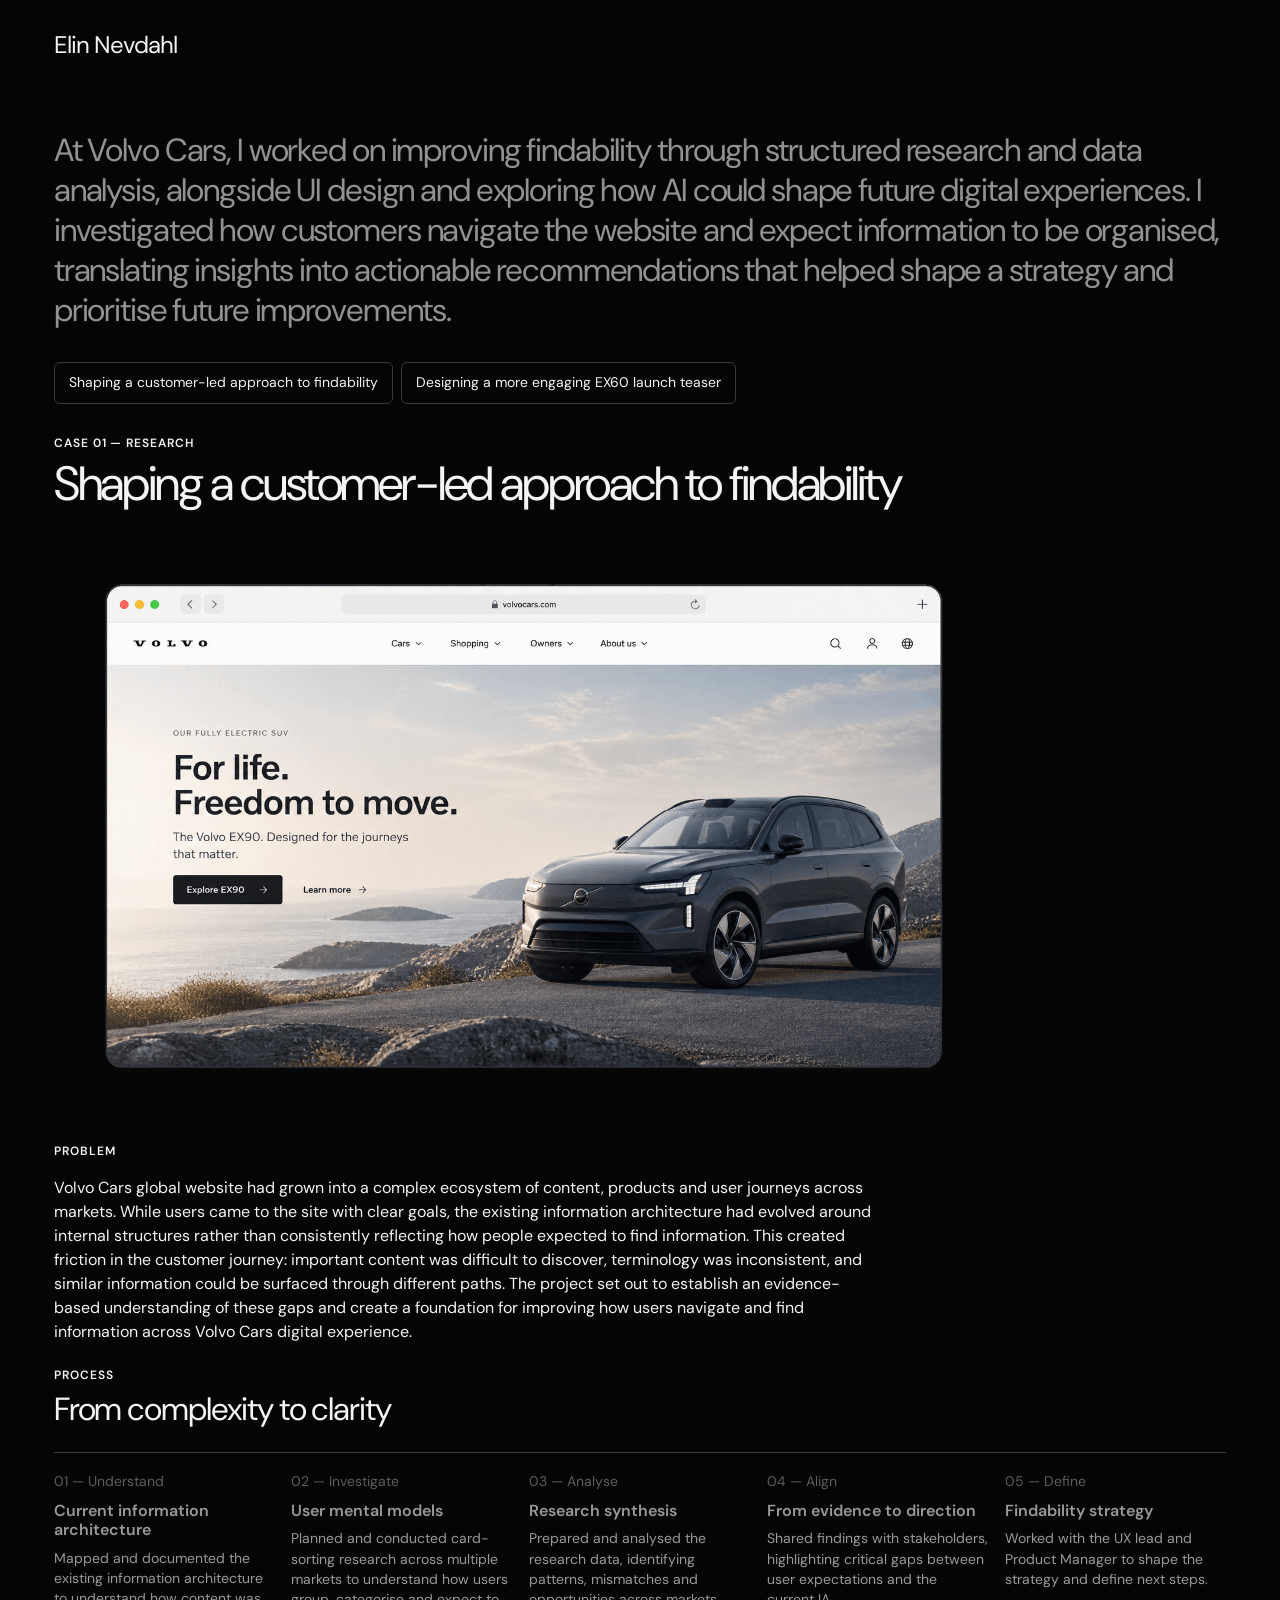
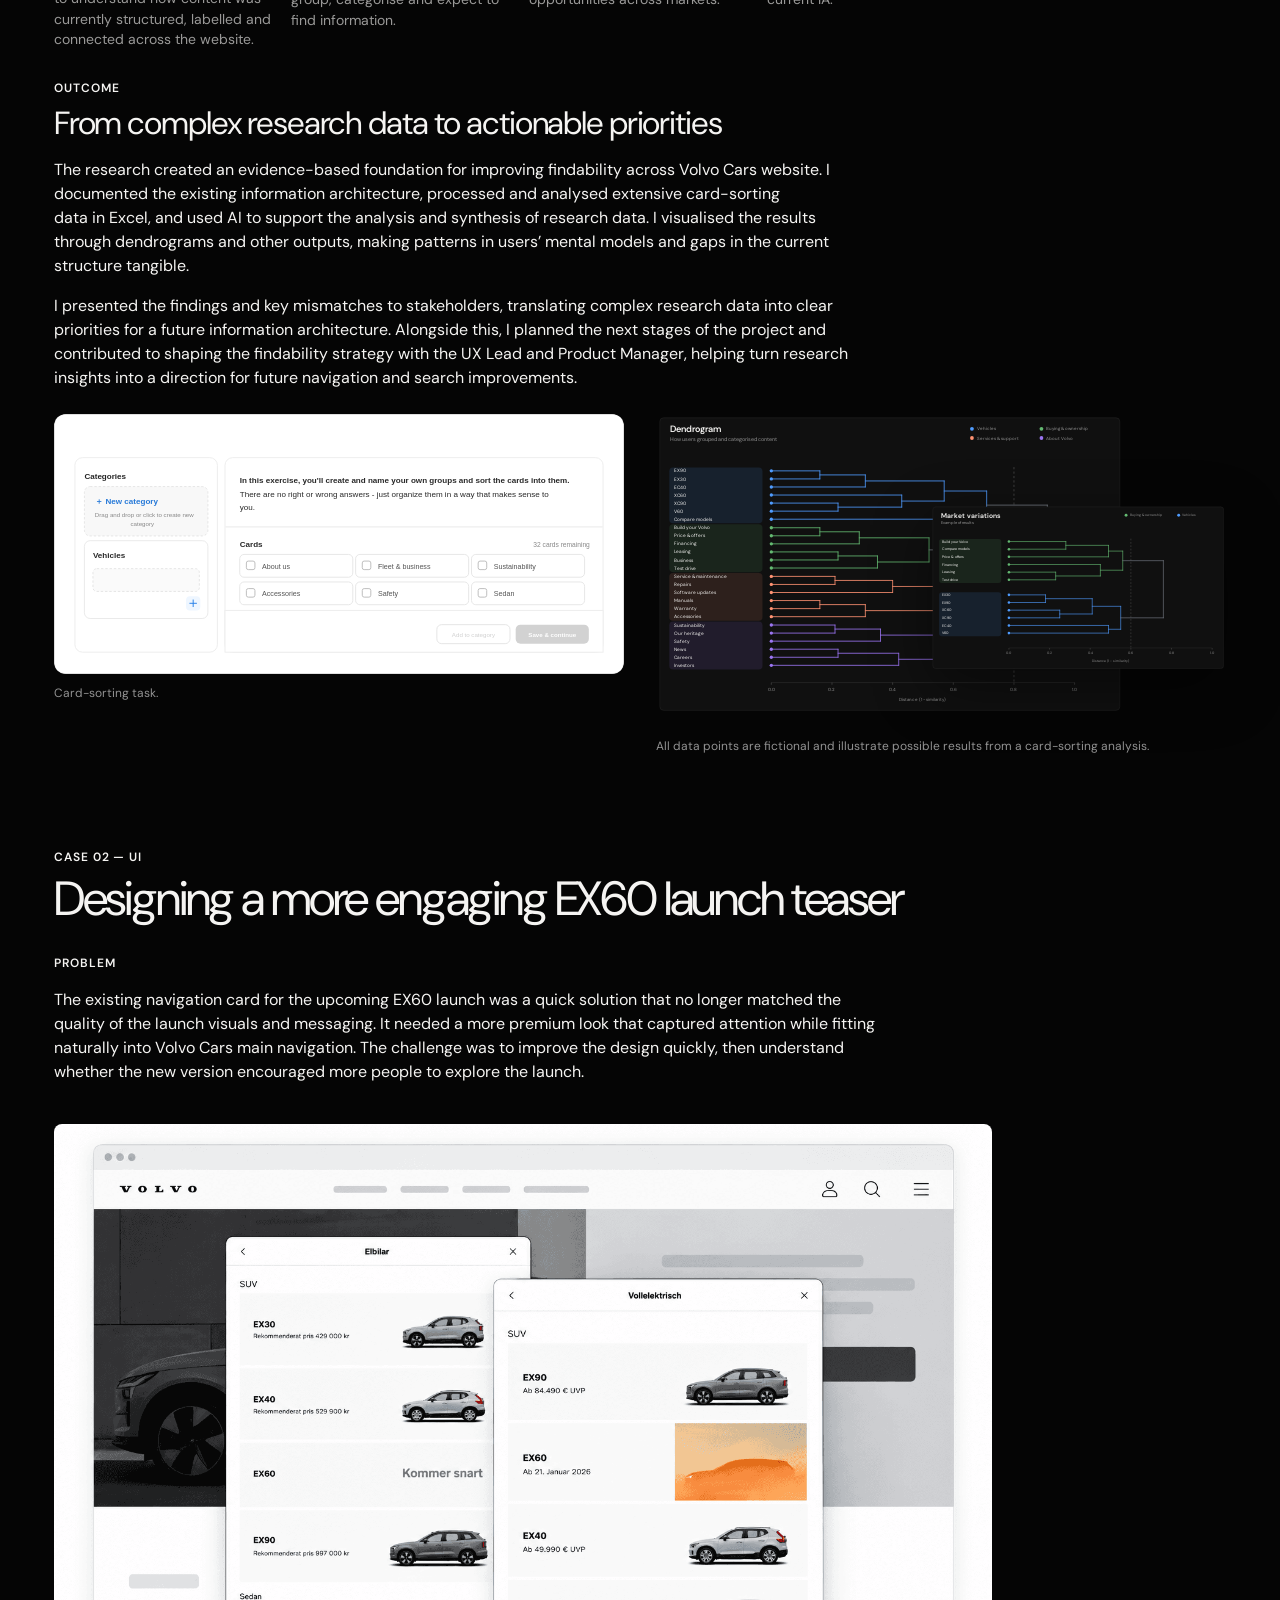
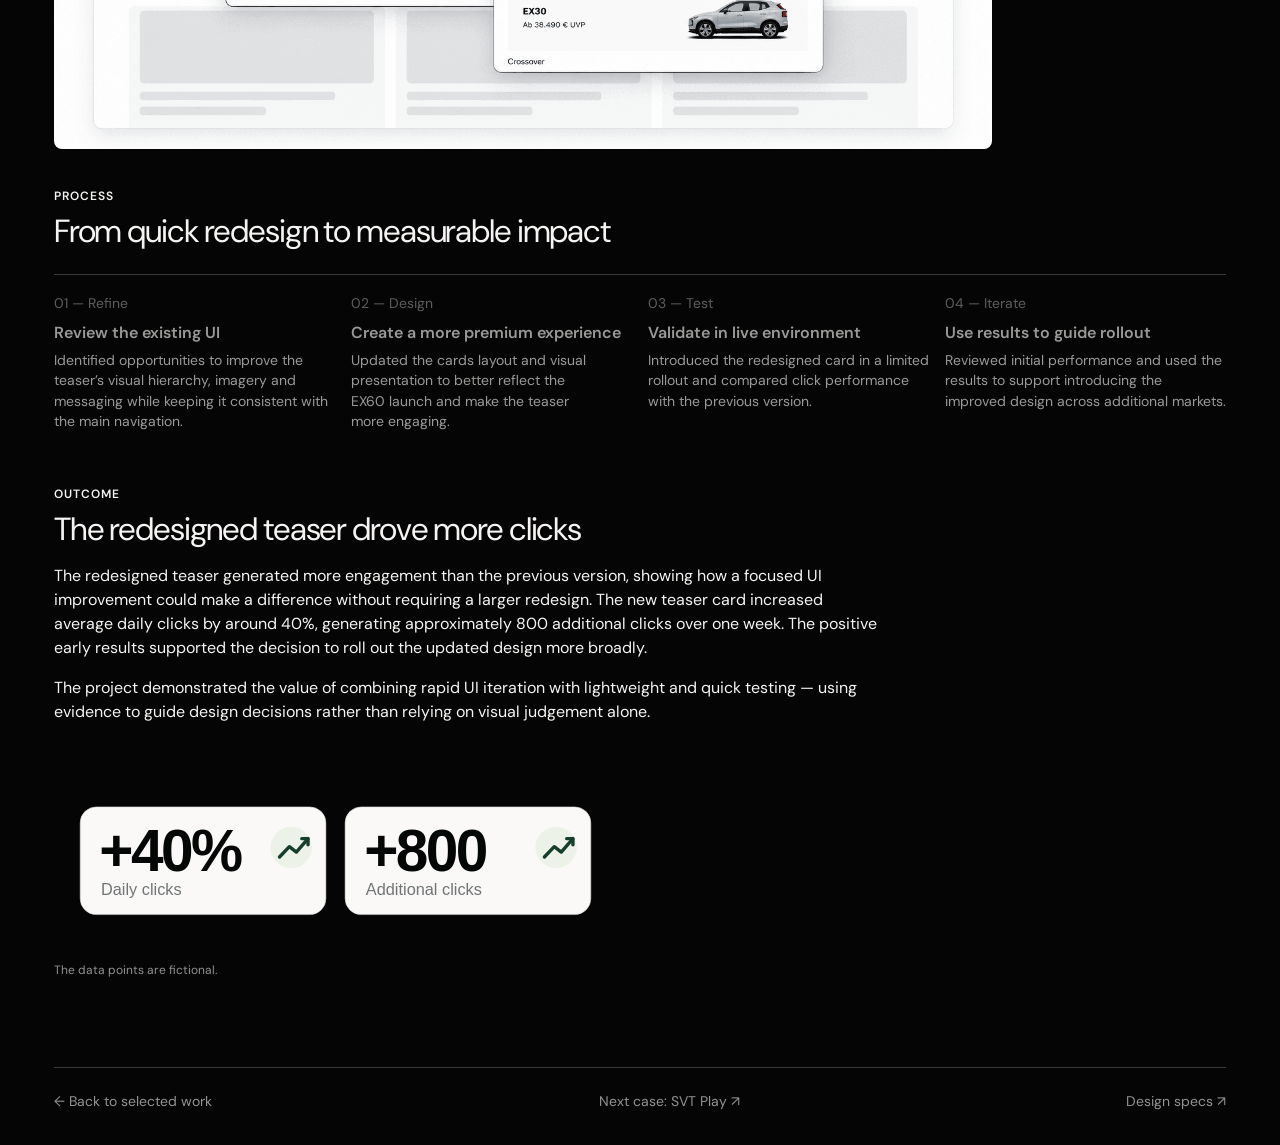
<file: volvo.html>
<!doctype html>
<html lang="en">

<head>
  <meta charset="utf-8" />
  <meta name="viewport" content="width=device-width, initial-scale=1" />
  <meta name="theme-color" content="#050505" />
  <title>Volvo Cars — Elin Nevdahl</title>
  <link rel="stylesheet" href="styles.css?v=20261119-9" />
</head>

<body>
  <header class="site-header"><a class="wordmark" href="index.html"><span>Elin Nevdahl</span></a></header>
  <main class="case-page page-shell">
    <p class="case-intro">At Volvo Cars, I worked on improving findability through structured research and data
      analysis, alongside UI design and exploring how AI could shape future digital experiences. I investigated how
      customers navigate the website and expect information to be organised, translating insights into actionable
      recommendations that helped shape a strategy and prioritise future improvements.</p>
    <nav class="case-nav" aria-label="On this page"><a href="#findability">Shaping a customer-led approach to
        findability</a><a href="#launch">Designing a more engaging EX60 launch teaser</a></nav>
    <section class="case-section" id="findability">
      <div class="case-heading"><span class="eyebrow">CASE 01 — RESEARCH</span>
        <h1>Shaping a customer-led approach to findability</h1>
      </div>
      <figure class="media-figure"><img class="project-image hero-project-image" src="assets/volvocars/volvo-01.png"
          alt="Volvo Cars website experience" /></figure>
      <div class="copy-block"><span class="eyebrow">PROBLEM</span>
        <p>Volvo Cars global website had grown into a complex ecosystem of content, products and user journeys across
          markets. While users came to the site with clear goals, the existing information architecture had evolved
          around internal structures rather than consistently reflecting how people expected to find information. This
          created friction in the customer journey: important content was difficult to discover, terminology was
            inconsistent, and similar information could be surfaced through different paths. The project set
          out to establish an evidence-based understanding of these gaps and create a foundation for improving how users
          navigate and find information across Volvo Cars digital experience.</p>
      </div>
      <div class="process-block"><span class="eyebrow">PROCESS</span>
        <h2>From complexity to clarity</h2>
        <div class="steps five">
          <article><span>01 — Understand</span>
            <h3>Current information architecture</h3>
            <p>Mapped and documented the existing information architecture to understand how content was currently
              structured, labelled and connected across the website.</p>
          </article>
          <article><span>02 — Investigate</span>
            <h3>User mental models</h3>
            <p>Planned and conducted card-sorting research across multiple markets to understand how users group,
              categorise and expect to find information.</p>
          </article>
          <article><span>03 — Analyse</span>
            <h3>Research synthesis</h3>
            <p>Prepared and analysed the research data, identifying patterns, mismatches and opportunities across
              markets.</p>
          </article>
          <article><span>04 — Align</span>
            <h3>From evidence to direction</h3>
            <p>Shared findings with stakeholders, highlighting critical gaps between user expectations and the current
              IA.</p>
          </article>
          <article><span>05 — Define</span>
            <h3>Findability strategy</h3>
            <p>Worked with the UX lead and Product Manager to shape the strategy and define next steps.</p>
          </article>
        </div>
      </div>
      <div class="copy-block"><span class="eyebrow">OUTCOME</span>
        <h2>From complex research data to actionable priorities</h2>
        <p>The research created an evidence-based foundation for improving findability across Volvo Cars website. I
          documented the existing information architecture, processed and analysed extensive card-sorting data in Excel,
          and used AI to support the analysis and synthesis of research data. I visualised the results through
          dendrograms and other outputs, making patterns in users’ mental models and gaps in the current structure
          tangible.</p>
        <p>I presented the findings and key mismatches to stakeholders, translating complex research data into clear
          priorities for a future information architecture. Alongside this, I planned the next stages of the project and
          contributed to shaping the findability strategy with the UX Lead and Product Manager, helping turn research
          insights into a direction for future navigation and search improvements.</p>
      </div>
      <div class="volvo-research-grid">
        <figure class="media-figure card-sorting-figure">
          <img class="card-sorting-image" src="assets/volvocars/card-sorting-multimarket.svg?v=20261119-5"
            alt="Card-sorting task screen showing the category sidebar, instructions, remaining cards and action buttons." />
          <figcaption>Card-sorting task.</figcaption>
        </figure>
        <div class="volvo-dendrogram-column">
          <div class="dendrogram-collage">
          <figure class="media-figure dendrogram-figure dendrogram-general-figure">
          <svg class="dendrogram-image" style="font-family: var(--font-sans)" xmlns="http://www.w3.org/2000/svg" viewBox="0 0 1480 950" role="img" aria-labelledby="chart-title chart-desc">
  <title id="chart-title">Dendrogram</title>
  <desc id="chart-desc">Dendrogram. How users grouped and categorised content. Categories and labels: Vehicles: EX90, EX30, EC40, XC60, XC90, V60, Compare models; Buying &amp; ownership: Build your Volvo, Price &amp; offers, Financing, Leasing, Business, Test drive; Services &amp; support: Service &amp; maintenance, Repairs, Software updates, Manuals, Warranty, Accessories; About Volvo: Sustainability, Our heritage, Safety, News, Careers, Investors. Distance axis from 0 to 1, with a reference line at 0.8.</desc>
  <rect x="12" y="12" width="1456" height="926" rx="12" fill="#101010" stroke="#393939"/>
  <text x="44" y="57" fill="#f5f4f2" font-size="29" font-weight="600">Dendrogram</text>
  <text x="44" y="85" fill="#929292" font-size="17">How users grouped and categorised content</text>
  <circle cx="1000" cy="47" r="6" fill="#4f9cff"/><text x="1015" y="52" fill="#929292" font-size="14">Vehicles</text><circle cx="1220" cy="47" r="6" fill="#64ba72"/><text x="1235" y="52" fill="#929292" font-size="14">Buying &amp; ownership</text><circle cx="1000" cy="76" r="6" fill="#ff9272"/><text x="1015" y="81" fill="#929292" font-size="14">Services &amp; support</text><circle cx="1220" cy="76" r="6" fill="#9b75f2"/><text x="1235" y="81" fill="#929292" font-size="14">About Volvo</text>
  <rect x="42" y="169.0" width="295" height="177.0" rx="12" fill="#4f9cff" fill-opacity=".12"/><rect x="42" y="349.0" width="295" height="151.5" rx="12" fill="#64ba72" fill-opacity=".12"/><rect x="42" y="503.0" width="295" height="151.5" rx="12" fill="#ff9272" fill-opacity=".12"/><rect x="42" y="657.0" width="295" height="151.5" rx="12" fill="#9b75f2" fill-opacity=".12"/>
  <line x1="1133" y1="168" x2="1133" y2="850" stroke="#929292" stroke-width="1.4" stroke-dasharray="7 7" opacity=".78"/>
  
  <path d="M 365.0 180.0 H 518.6 M 518.6 180.0 V 205.5 M 365.0 205.5 H 518.6" fill="none" stroke="#4f9cff" stroke-width="2.6" stroke-linecap="round" stroke-linejoin="round"/>
  <path d="M 518.6 192.8 H 662.6 M 662.6 192.8 V 231.0 M 365.0 231.0 H 662.6" fill="none" stroke="#4f9cff" stroke-width="2.6" stroke-linecap="round" stroke-linejoin="round"/>
  <path d="M 365.0 282.0 H 576.2 M 576.2 282.0 V 307.5 M 365.0 307.5 H 576.2" fill="none" stroke="#4f9cff" stroke-width="2.6" stroke-linecap="round" stroke-linejoin="round"/>
  <path d="M 365.0 256.5 H 777.8 M 777.8 256.5 V 294.8 M 576.2 294.8 H 777.8" fill="none" stroke="#4f9cff" stroke-width="2.6" stroke-linecap="round" stroke-linejoin="round"/>
  <path d="M 662.6 211.9 H 912.2 M 912.2 211.9 V 275.6 M 777.8 275.6 H 912.2" fill="none" stroke="#4f9cff" stroke-width="2.6" stroke-linecap="round" stroke-linejoin="round"/>
  <path d="M 912.2 243.8 H 1046.6 M 1046.6 243.8 V 333.0 M 365.0 333.0 H 1046.6" fill="none" stroke="#4f9cff" stroke-width="2.6" stroke-linecap="round" stroke-linejoin="round"/>
  <path d="M 365.0 360.0 H 518.6 M 518.6 360.0 V 385.5 M 365.0 385.5 H 518.6" fill="none" stroke="#64ba72" stroke-width="2.6" stroke-linecap="round" stroke-linejoin="round"/>
  <path d="M 518.6 372.8 H 643.4 M 643.4 372.8 V 411.0 M 365.0 411.0 H 643.4" fill="none" stroke="#64ba72" stroke-width="2.6" stroke-linecap="round" stroke-linejoin="round"/>
  <path d="M 365.0 436.5 H 576.2 M 576.2 436.5 V 462.0 M 365.0 462.0 H 576.2" fill="none" stroke="#64ba72" stroke-width="2.6" stroke-linecap="round" stroke-linejoin="round"/>
  <path d="M 576.2 449.3 H 701.0 M 701.0 449.3 V 487.5 M 365.0 487.5 H 701.0" fill="none" stroke="#64ba72" stroke-width="2.6" stroke-linecap="round" stroke-linejoin="round"/>
  <path d="M 643.4 391.9 H 864.2 M 864.2 391.9 V 468.4 M 701.0 468.4 H 864.2" fill="none" stroke="#64ba72" stroke-width="2.6" stroke-linecap="round" stroke-linejoin="round"/>
  <path d="M 1046.6 288.4 H 1238.6 M 1238.6 288.4 V 430.1 M 864.2 430.1 H 1238.6" fill="none" stroke="#777d86" stroke-width="2.6" stroke-linecap="round" stroke-linejoin="round"/>
  <path d="M 365.0 514.0 H 566.6 M 566.6 514.0 V 539.5 M 365.0 539.5 H 566.6" fill="none" stroke="#ff9272" stroke-width="2.6" stroke-linecap="round" stroke-linejoin="round"/>
  <path d="M 566.6 526.8 H 749.0 M 749.0 526.8 V 565.0 M 365.0 565.0 H 749.0" fill="none" stroke="#ff9272" stroke-width="2.6" stroke-linecap="round" stroke-linejoin="round"/>
  <path d="M 365.0 590.5 H 518.6 M 518.6 590.5 V 616.0 M 365.0 616.0 H 518.6" fill="none" stroke="#ff9272" stroke-width="2.6" stroke-linecap="round" stroke-linejoin="round"/>
  <path d="M 518.6 603.3 H 662.6 M 662.6 603.3 V 641.5 M 365.0 641.5 H 662.6" fill="none" stroke="#ff9272" stroke-width="2.6" stroke-linecap="round" stroke-linejoin="round"/>
  <path d="M 749.0 545.9 H 912.2 M 912.2 545.9 V 622.4 M 662.6 622.4 H 912.2" fill="none" stroke="#ff9272" stroke-width="2.6" stroke-linecap="round" stroke-linejoin="round"/>
  <path d="M 365.0 668.0 H 566.6 M 566.6 668.0 V 693.5 M 365.0 693.5 H 566.6" fill="none" stroke="#9b75f2" stroke-width="2.6" stroke-linecap="round" stroke-linejoin="round"/>
  <path d="M 566.6 680.8 H 710.6 M 710.6 680.8 V 719.0 M 365.0 719.0 H 710.6" fill="none" stroke="#9b75f2" stroke-width="2.6" stroke-linecap="round" stroke-linejoin="round"/>
  <path d="M 365.0 744.5 H 576.2 M 576.2 744.5 V 770.0 M 365.0 770.0 H 576.2" fill="none" stroke="#9b75f2" stroke-width="2.6" stroke-linecap="round" stroke-linejoin="round"/>
  <path d="M 576.2 757.3 H 768.2 M 768.2 757.3 V 795.5 M 365.0 795.5 H 768.2" fill="none" stroke="#9b75f2" stroke-width="2.6" stroke-linecap="round" stroke-linejoin="round"/>
  <path d="M 710.6 699.9 H 902.6 M 902.6 699.9 V 776.4 M 768.2 776.4 H 902.6" fill="none" stroke="#9b75f2" stroke-width="2.6" stroke-linecap="round" stroke-linejoin="round"/>
  <path d="M 912.2 584.1 H 1248.2 M 1248.2 584.1 V 738.1 M 902.6 738.1 H 1248.2" fill="none" stroke="#777d86" stroke-width="2.6" stroke-linecap="round" stroke-linejoin="round"/>
  <path d="M 1238.6 359.3 H 1305.8 M 1305.8 359.3 V 661.1 M 1248.2 661.1 H 1305.8" fill="none" stroke="#777d86" stroke-width="2.6" stroke-linecap="round" stroke-linejoin="round"/>
  <text x="58" y="185.0" fill="#f5f4f2" font-size="15">EX90</text><circle cx="365" cy="180.0" r="5.3" fill="#4f9cff"/><text x="58" y="210.5" fill="#f5f4f2" font-size="15">EX30</text><circle cx="365" cy="205.5" r="5.3" fill="#4f9cff"/><text x="58" y="236.0" fill="#f5f4f2" font-size="15">EC40</text><circle cx="365" cy="231.0" r="5.3" fill="#4f9cff"/><text x="58" y="261.5" fill="#f5f4f2" font-size="15">XC60</text><circle cx="365" cy="256.5" r="5.3" fill="#4f9cff"/><text x="58" y="287.0" fill="#f5f4f2" font-size="15">XC90</text><circle cx="365" cy="282.0" r="5.3" fill="#4f9cff"/><text x="58" y="312.5" fill="#f5f4f2" font-size="15">V60</text><circle cx="365" cy="307.5" r="5.3" fill="#4f9cff"/><text x="58" y="338.0" fill="#f5f4f2" font-size="15">Compare models</text><circle cx="365" cy="333.0" r="5.3" fill="#4f9cff"/><text x="58" y="365.0" fill="#f5f4f2" font-size="15">Build your Volvo</text><circle cx="365" cy="360.0" r="5.3" fill="#64ba72"/><text x="58" y="390.5" fill="#f5f4f2" font-size="15">Price &amp; offers</text><circle cx="365" cy="385.5" r="5.3" fill="#64ba72"/><text x="58" y="416.0" fill="#f5f4f2" font-size="15">Financing</text><circle cx="365" cy="411.0" r="5.3" fill="#64ba72"/><text x="58" y="441.5" fill="#f5f4f2" font-size="15">Leasing</text><circle cx="365" cy="436.5" r="5.3" fill="#64ba72"/><text x="58" y="467.0" fill="#f5f4f2" font-size="15">Business</text><circle cx="365" cy="462.0" r="5.3" fill="#64ba72"/><text x="58" y="492.5" fill="#f5f4f2" font-size="15">Test drive</text><circle cx="365" cy="487.5" r="5.3" fill="#64ba72"/><text x="58" y="519.0" fill="#f5f4f2" font-size="15">Service &amp; maintenance</text><circle cx="365" cy="514.0" r="5.3" fill="#ff9272"/><text x="58" y="544.5" fill="#f5f4f2" font-size="15">Repairs</text><circle cx="365" cy="539.5" r="5.3" fill="#ff9272"/><text x="58" y="570.0" fill="#f5f4f2" font-size="15">Software updates</text><circle cx="365" cy="565.0" r="5.3" fill="#ff9272"/><text x="58" y="595.5" fill="#f5f4f2" font-size="15">Manuals</text><circle cx="365" cy="590.5" r="5.3" fill="#ff9272"/><text x="58" y="621.0" fill="#f5f4f2" font-size="15">Warranty</text><circle cx="365" cy="616.0" r="5.3" fill="#ff9272"/><text x="58" y="646.5" fill="#f5f4f2" font-size="15">Accessories</text><circle cx="365" cy="641.5" r="5.3" fill="#ff9272"/><text x="58" y="673.0" fill="#f5f4f2" font-size="15">Sustainability</text><circle cx="365" cy="668.0" r="5.3" fill="#9b75f2"/><text x="58" y="698.5" fill="#f5f4f2" font-size="15">Our heritage</text><circle cx="365" cy="693.5" r="5.3" fill="#9b75f2"/><text x="58" y="724.0" fill="#f5f4f2" font-size="15">Safety</text><circle cx="365" cy="719.0" r="5.3" fill="#9b75f2"/><text x="58" y="749.5" fill="#f5f4f2" font-size="15">News</text><circle cx="365" cy="744.5" r="5.3" fill="#9b75f2"/><text x="58" y="775.0" fill="#f5f4f2" font-size="15">Careers</text><circle cx="365" cy="770.0" r="5.3" fill="#9b75f2"/><text x="58" y="800.5" fill="#f5f4f2" font-size="15">Investors</text><circle cx="365" cy="795.5" r="5.3" fill="#9b75f2"/>
  <line x1="365" y1="850" x2="1325" y2="850" stroke="#393939" stroke-width="1.4"/>
  <line x1="365" y1="850" x2="365" y2="857" stroke="#929292" stroke-width="1"/><text x="365" y="877" fill="#929292" font-size="14" text-anchor="middle">0.0</text><line x1="557" y1="850" x2="557" y2="857" stroke="#929292" stroke-width="1"/><text x="557" y="877" fill="#929292" font-size="14" text-anchor="middle">0.2</text><line x1="749" y1="850" x2="749" y2="857" stroke="#929292" stroke-width="1"/><text x="749" y="877" fill="#929292" font-size="14" text-anchor="middle">0.4</text><line x1="941" y1="850" x2="941" y2="857" stroke="#929292" stroke-width="1"/><text x="941" y="877" fill="#929292" font-size="14" text-anchor="middle">0.6</text><line x1="1133" y1="850" x2="1133" y2="857" stroke="#929292" stroke-width="1"/><text x="1133" y="877" fill="#929292" font-size="14" text-anchor="middle">0.8</text><line x1="1325" y1="850" x2="1325" y2="857" stroke="#929292" stroke-width="1"/><text x="1325" y="877" fill="#929292" font-size="14" text-anchor="middle">1.0</text>
  <text x="845" y="908" fill="#929292" font-size="14" text-anchor="middle">Distance (1 - similarity)</text>
</svg>
        </figure>
          <figure class="media-figure dendrogram-figure dendrogram-market-figure">
          <svg class="dendrogram-image" style="font-family: var(--font-sans)" xmlns="http://www.w3.org/2000/svg" viewBox="0 0 1240 700" role="img" aria-labelledby="market-chart-title market-chart-desc">
  <title id="market-chart-title">Market variations</title>
  <desc id="market-chart-desc">Market variations. Example of results. Categories and labels: Buying &amp; ownership: Build your Volvo, Compare models, Price &amp; offers, Financing, Leasing, Test drive; Vehicles: EX30, EX90, XC60, XC90, EC40, V60. Distance axis from 0 to 1, with a reference line at 0.6.</desc>
  <rect x="12" y="12" width="1216" height="676" rx="12" fill="#101010" stroke="#393939"/>
  <text x="44" y="57" fill="#f5f4f2" font-size="29" font-weight="600">Market variations</text>
  <text x="44" y="85" fill="#929292" font-size="17">Example of results</text>
  <circle cx="820" cy="47" r="6" fill="#64ba72"/><text x="835" y="52" fill="#929292" font-size="14">Buying &amp; ownership</text><circle cx="1040" cy="47" r="6" fill="#4f9cff"/><text x="1055" y="52" fill="#929292" font-size="14">Vehicles</text>
  <rect x="38" y="146.0" width="260" height="184.0" rx="12" fill="#64ba72" fill-opacity=".12"/><rect x="38" y="369.0" width="260" height="184.0" rx="12" fill="#4f9cff" fill-opacity=".12"/>
  <line x1="840" y1="145" x2="840" y2="602" stroke="#929292" stroke-width="1.4" stroke-dasharray="7 7" opacity=".78"/>
  <path d="M 330.0 157.0 H 568.0 M 568.0 157.0 V 189.0 M 330.0 189.0 H 568.0" fill="none" stroke="#64ba72" stroke-width="2.6" stroke-linecap="round" stroke-linejoin="round"/>
  <path d="M 568.0 173.0 H 746.5 M 746.5 173.0 V 221.0 M 330.0 221.0 H 746.5" fill="none" stroke="#64ba72" stroke-width="2.6" stroke-linecap="round" stroke-linejoin="round"/>
  <path d="M 330.0 285.0 H 525.5 M 525.5 285.0 V 317.0 M 330.0 317.0 H 525.5" fill="none" stroke="#64ba72" stroke-width="2.6" stroke-linecap="round" stroke-linejoin="round"/>
  <path d="M 330.0 253.0 H 712.5 M 712.5 253.0 V 301.0 M 525.5 301.0 H 712.5" fill="none" stroke="#64ba72" stroke-width="2.6" stroke-linecap="round" stroke-linejoin="round"/>
  <path d="M 746.5 197.0 H 806.0 M 806.0 197.0 V 277.0 M 712.5 277.0 H 806.0" fill="none" stroke="#64ba72" stroke-width="2.6" stroke-linecap="round" stroke-linejoin="round"/>
  <path d="M 330.0 380.0 H 483.0 M 483.0 380.0 V 412.0 M 330.0 412.0 H 483.0" fill="none" stroke="#4f9cff" stroke-width="2.6" stroke-linecap="round" stroke-linejoin="round"/>
  <path d="M 330.0 444.0 H 542.5 M 542.5 444.0 V 476.0 M 330.0 476.0 H 542.5" fill="none" stroke="#4f9cff" stroke-width="2.6" stroke-linecap="round" stroke-linejoin="round"/>
  <path d="M 483.0 396.0 H 678.5 M 678.5 396.0 V 460.0 M 542.5 460.0 H 678.5" fill="none" stroke="#4f9cff" stroke-width="2.6" stroke-linecap="round" stroke-linejoin="round"/>
  <path d="M 330.0 508.0 H 746.5 M 746.5 508.0 V 540.0 M 330.0 540.0 H 746.5" fill="none" stroke="#4f9cff" stroke-width="2.6" stroke-linecap="round" stroke-linejoin="round"/>
  <path d="M 678.5 428.0 H 797.5 M 797.5 428.0 V 524.0 M 746.5 524.0 H 797.5" fill="none" stroke="#4f9cff" stroke-width="2.6" stroke-linecap="round" stroke-linejoin="round"/>
  <path d="M 806.0 237.0 H 976.0 M 976.0 237.0 V 476.0 M 797.5 476.0 H 976.0" fill="none" stroke="#777d86" stroke-width="2.6" stroke-linecap="round" stroke-linejoin="round"/>
  <text x="52" y="162.0" fill="#f5f4f2" font-size="15">Build your Volvo</text><circle cx="330" cy="157.0" r="5.3" fill="#64ba72"/><text x="52" y="194.0" fill="#f5f4f2" font-size="15">Compare models</text><circle cx="330" cy="189.0" r="5.3" fill="#64ba72"/><text x="52" y="226.0" fill="#f5f4f2" font-size="15">Price &amp; offers</text><circle cx="330" cy="221.0" r="5.3" fill="#64ba72"/><text x="52" y="258.0" fill="#f5f4f2" font-size="15">Financing</text><circle cx="330" cy="253.0" r="5.3" fill="#64ba72"/><text x="52" y="290.0" fill="#f5f4f2" font-size="15">Leasing</text><circle cx="330" cy="285.0" r="5.3" fill="#64ba72"/><text x="52" y="322.0" fill="#f5f4f2" font-size="15">Test drive</text><circle cx="330" cy="317.0" r="5.3" fill="#64ba72"/><text x="52" y="385.0" fill="#f5f4f2" font-size="15">EX30</text><circle cx="330" cy="380.0" r="5.3" fill="#4f9cff"/><text x="52" y="417.0" fill="#f5f4f2" font-size="15">EX90</text><circle cx="330" cy="412.0" r="5.3" fill="#4f9cff"/><text x="52" y="449.0" fill="#f5f4f2" font-size="15">XC60</text><circle cx="330" cy="444.0" r="5.3" fill="#4f9cff"/><text x="52" y="481.0" fill="#f5f4f2" font-size="15">XC90</text><circle cx="330" cy="476.0" r="5.3" fill="#4f9cff"/><text x="52" y="513.0" fill="#f5f4f2" font-size="15">EC40</text><circle cx="330" cy="508.0" r="5.3" fill="#4f9cff"/><text x="52" y="545.0" fill="#f5f4f2" font-size="15">V60</text><circle cx="330" cy="540.0" r="5.3" fill="#4f9cff"/>
  <line x1="330" y1="602" x2="1180" y2="602" stroke="#393939" stroke-width="1.4"/>
  <line x1="330" y1="602" x2="330" y2="609" stroke="#929292" stroke-width="1"/><text x="330" y="629" fill="#929292" font-size="14" text-anchor="middle">0.0</text><line x1="500" y1="602" x2="500" y2="609" stroke="#929292" stroke-width="1"/><text x="500" y="629" fill="#929292" font-size="14" text-anchor="middle">0.2</text><line x1="670" y1="602" x2="670" y2="609" stroke="#929292" stroke-width="1"/><text x="670" y="629" fill="#929292" font-size="14" text-anchor="middle">0.4</text><line x1="840" y1="602" x2="840" y2="609" stroke="#929292" stroke-width="1"/><text x="840" y="629" fill="#929292" font-size="14" text-anchor="middle">0.6</text><line x1="1010" y1="602" x2="1010" y2="609" stroke="#929292" stroke-width="1"/><text x="1010" y="629" fill="#929292" font-size="14" text-anchor="middle">0.8</text><line x1="1180" y1="602" x2="1180" y2="609" stroke="#929292" stroke-width="1"/><text x="1180" y="629" fill="#929292" font-size="14" text-anchor="middle">1.0</text>
  <text x="755" y="660" fill="#929292" font-size="14" text-anchor="middle">Distance (1 - similarity)</text>
</svg>
          </figure>
          </div>
          <p class="dendrogram-disclaimer">All data points are fictional and illustrate possible results from a card-sorting analysis.</p>
        </div>
      </div>
    </section>
    <section class="case-section second-case" id="launch">
      <div class="case-heading"><span class="eyebrow">CASE 02 — UI</span>
        <h2>Designing a more engaging EX60 launch teaser</h2>
      </div>
      <div class="copy-block"><span class="eyebrow">PROBLEM</span>
        <p>The existing navigation card for the upcoming EX60 launch was a quick solution that no longer matched the
          quality of the launch visuals and messaging. It needed a more premium look that captured attention while
          fitting naturally into Volvo Cars main navigation. The challenge was to improve the design quickly, then
          understand whether the new version encouraged more people to explore the launch.</p>
      </div>
      <figure class="media-figure"><img class="project-image wide-project-image" src="assets/volvocars/volvo-03.png"
          alt="Volvo Cars navigation redesign" /></figure>
      <div class="process-block"><span class="eyebrow">PROCESS</span>
        <h2>From quick redesign to measurable impact</h2>
        <div class="steps four">
          <article><span>01 — Refine</span>
            <h3>Review the existing UI</h3>
            <p>Identified opportunities to improve the teaser’s visual hierarchy, imagery and messaging while keeping it
              consistent with the main navigation.</p>
          </article>
          <article><span>02 — Design</span>
            <h3>Create a more premium experience</h3>
            <p>Updated the cards layout and visual presentation to better reflect the EX60 launch and make the teaser
              more engaging.</p>
          </article>
          <article><span>03 — Test</span>
            <h3>Validate in live environment</h3>
            <p>Introduced the redesigned card in a limited rollout and compared click performance with the previous
              version.</p>
          </article>
          <article><span>04 — Iterate</span>
            <h3>Use results to guide rollout</h3>
            <p>Reviewed initial performance and used the results to support introducing the improved design across
              additional markets.</p>
          </article>
        </div>
      </div>
      <div class="copy-block"><span class="eyebrow">OUTCOME</span>
        <h2>The redesigned teaser drove more clicks</h2>
        <p>The redesigned teaser generated more engagement than the previous version, showing how a focused UI
          improvement could make a difference without requiring a larger redesign. The new teaser card increased
          average daily clicks by around 40%, generating approximately 800 additional clicks over one week. The positive
          early results supported the decision to roll out the updated design more broadly.</p>
        <p>The project demonstrated the value of combining rapid UI iteration with lightweight and quick testing — using
          evidence to guide design decisions rather than relying on visual judgement alone.</p>
      </div>
      <figure class="media-figure"><img class="project-image metric-project-image" src="assets/volvocars/volvo-04.svg?v=20261119-2"
          alt="Illustrative results for the redesigned Volvo launch card: 40 percent more daily clicks and 800 additional clicks." /></figure>
      <p class="caption">The data points are fictional.</p>
    </section>
    <footer class="footer"><a href="index.html">← Back to selected work</a><a href="svt.html">Next case: SVT Play ↗</a><a href="design-specs.html">Design specs ↗</a>
    </footer>
  </main>
  <script src="script.js"></script>
</body>

</html>
</file>
<file: styles.css>
@import url('https://fonts.googleapis.com/css2?family=DM+Sans:wght@400;500;600;700&display=swap');

:root {
  color-scheme: dark;
  --color-page: #050505;
  --color-text: #f5f4f2;
  --color-text-muted: #929292;
  --color-divider: #393939;
  --color-surface-light: #f4f3f1;
  --color-surface-raised: #101010;
  --color-text-on-light: #101010;
  --color-chart-light: #7db8c7;
  --color-chart-dark: #1473ad;

  --font-sans: 'DM Sans', Arial, sans-serif;
  --page-gutter: clamp(20px, 4.2vw, 82px);
  --page-max: 1920px;
  --copy-max: 75ch;
  --case-title-max: 32ch;
  --step-title-max: 30ch;
  --step-copy-max: 45ch;
  --header-height: 90px;

  --type-label: 12px;
  --type-ui: 14px;
  --type-body: 16px;
  --type-step-copy: 14px;
  --type-step-title: 16px;
  --type-wordmark: 24px;
  --type-lead: 32px;
  --type-section: 32px;
  --type-case-title: 48px;

  --space-page-top: calc(var(--header-height) + var(--space-5));
  --space-1: 8px;
  --space-2: 16px;
  --space-3: 24px;
  --space-4: 32px;
  --space-5: 40px;
  --space-6: 56px;
  --space-7: 64px;
  --space-8: 88px;

  font-family: var(--font-sans);
  background: var(--color-page);
  color: var(--color-text);
  font-synthesis: none;
  text-rendering: optimizeLegibility;
}

* {
  box-sizing: border-box;
}

html {
  scroll-behavior: smooth;
  scroll-padding-top: 100px;
}

body {
  margin: 0;
  background: var(--color-page);
  font-size: var(--type-body);
  line-height: 1.5;
}

a {
  color: inherit;
}

.site-header {
  position: fixed;
  inset: 0 0 auto;
  z-index: 10;
  display: flex;
  align-items: center;
  justify-content: space-between;
  height: var(--header-height);
  padding: 0 var(--page-gutter);
  background: rgb(5 5 5 / 82%);
  backdrop-filter: blur(14px);
  -webkit-backdrop-filter: blur(14px);
}

.wordmark {
  display: inline-flex;
  align-items: center;
  gap: 11px;
  color: var(--color-text);
  font-size: var(--type-wordmark);
  letter-spacing: -0.04em;
  text-decoration: none;
}

.wordmark:focus-visible {
  outline: 2px solid var(--color-text);
  outline-offset: 5px;
  border-radius: 2px;
}

.page-shell {
  width: 100%;
  max-width: var(--page-max);
  margin: 0 auto;
  padding-inline: var(--page-gutter);
}

.home {
  padding-top: var(--space-page-top);
}

.home .intro {
  display: flex;
  align-items: flex-start;
  gap: clamp(24px, 4vw, 64px);
  padding-bottom: clamp(56px, 8vw, 80px);
}

.home .intro p,
.case-intro {
  max-width: 1650px;
  margin: 0;
  color: var(--color-text-muted);
  font-size: var(--type-lead);
  font-weight: 400;
  line-height: 1.25;
  letter-spacing: -0.035em;
}

.home .intro p {
  flex: 1;
  min-width: 0;
}

.home-portrait {
  order: -1;
  display: block;
  width: clamp(132px, 13vw, 180px);
  height: clamp(132px, 13vw, 180px);
  flex: 0 0 auto;
  object-fit: cover;
  object-position: center 65%;
  border: 0;
  border-radius: 50%;
  filter: grayscale(1);
  clip-path: circle(46% at 50% 50%);
  transform: scale(1.087);
}

.project-links {
  display: grid;
  grid-template-columns: repeat(2, minmax(0, 1fr));
  gap: var(--space-2);
  min-height: clamp(300px, 48vw, 730px);
  overflow: visible;
}

.brand-panel {
  position: relative;
  display: flex;
  min-height: 300px;
  align-items: center;
  justify-content: center;
  overflow: hidden;
  border-radius: 8px;
  text-decoration: none;
  transition: filter .25s ease;
}

.brand-panel:hover {
  filter: brightness(.88);
}

.volvo-brand {
  background: var(--color-surface-light);
  color: var(--color-text-on-light);
}

.svt-brand {
  background: var(--color-surface-raised);
  color: var(--color-text);
}

.brand-logo {
  display: block;
  width: min(82%, 760px);
  max-height: 58%;
  height: auto;
  object-fit: contain;
}

.volvo-home-logo {
  width: min(78%, 760px);
  max-height: none;
  aspect-ratio: 5 / 1;
  object-fit: cover;
  object-position: center 50%;
}

.svt-home-logo {
  width: min(78%, 760px);
  mix-blend-mode: screen;
}

.panel-caption {
  position: absolute;
  right: 24px;
  bottom: 20px;
  left: 24px;
  display: flex;
  justify-content: space-between;
  gap: var(--space-2);
  font-size: var(--type-ui);
  line-height: 1.4;
  opacity: .75;
}

@media (hover: hover) and (pointer: fine) {
  .panel-caption {
    opacity: 0;
    transition: opacity 220ms ease;
  }

  .brand-panel:hover .panel-caption,
  .brand-panel:focus-visible .panel-caption {
    opacity: .75;
  }

  .brand-logo {
    transition: transform 260ms ease;
  }

  .brand-panel:hover .brand-logo,
  .brand-panel:focus-visible .brand-logo {
    transform: scale(1.035);
  }
}

.case-page,
.svt-page {
  padding-top: var(--space-page-top);
}

.case-intro {
  max-width: 1600px;
}

.case-nav {
  display: flex;
  flex-wrap: wrap;
  gap: var(--space-1);
  margin: var(--space-4) 0 var(--space-7);
}

.case-page:not(.svt-page) .case-nav {
  margin-bottom: var(--space-4);
}

.case-nav a {
  padding: 10px 14px;
  border: 1px solid var(--color-divider);
  border-radius: 6px;
  color: var(--color-text);
  font-size: var(--type-ui);
  line-height: 1.4;
  text-decoration: none;
  transition: background .2s ease, color .2s ease;
}

.case-nav a:hover {
  background: var(--color-surface-light);
  color: var(--color-text-on-light);
}

.case-section,
.svt-case {
  display: flow-root;
  scroll-margin-top: 110px;
}

.case-section {
  margin-bottom: var(--space-8);
}

#findability {
  margin-bottom: var(--space-7);
}

#findability .case-heading,
#findability .media-figure,
#findability .copy-block {
  margin-bottom: var(--space-3);
}

#findability .process-block {
  margin-bottom: var(--space-4);
}

.case-heading {
  margin-bottom: var(--space-4);
}

.eyebrow {
  display: block;
  color: var(--color-text);
  font-size: var(--type-label);
  font-weight: 600;
  line-height: 1.3;
  letter-spacing: .08em;
  text-transform: uppercase;
}

.case-heading h1,
.case-heading h2,
.svt-case>h1,
.svt-case>h2 {
  width: 100%;
  max-width: var(--case-title-max);
  margin: var(--space-1) 0 0;
  font-size: var(--type-case-title);
  font-weight: 400;
  line-height: 1.05;
  letter-spacing: -.045em;
  text-wrap: balance;
}

.svt-page .case-intro {
  max-width: 1600px;
}

.svt-nav {
  margin: var(--space-4) 0 var(--space-7);
}

.svt-case {
  margin: 0 0 var(--space-8);
}

.svt-case>h1,
.svt-case>h2 {
  max-width: 100%;
  margin-bottom: var(--space-4);
}

.copy-block {
  max-width: var(--copy-max);
  margin: 0 0 var(--space-5);
}

.copy-block p,
.steps p,
.progress-note p {
  margin: 0;
}

.copy-block p {
  margin-top: var(--space-2);
  font-size: var(--type-body);
  line-height: 1.5;
  text-wrap: pretty;
}

.copy-block p+p {
  margin-top: var(--space-2);
}

.copy-block h2,
.copy-block h3,
.process-block>h2,
.process-block>h3 {
  margin: var(--space-1) 0 var(--space-2);
  font-size: var(--type-section);
  font-weight: 400;
  line-height: 1.15;
  letter-spacing: -.035em;
}

.copy-block h2,
.copy-block h3 {
  text-wrap: balance;
}

.process-block {
  margin: 0 0 var(--space-6);
}

.process-block>.eyebrow+h2,
.process-block>.eyebrow+h3 {
  margin-top: var(--space-1);
}

.process-block>h2,
.process-block>h3 {
  margin-bottom: var(--space-3);
}

.steps {
  display: grid;
  gap: var(--space-2);
  padding-top: var(--space-2);
  border-top: 1px solid var(--color-divider);
}

.steps.five {
  grid-template-columns: repeat(5, minmax(0, 1fr));
}

.steps.four {
  grid-template-columns: repeat(4, minmax(0, 1fr));
}

.steps article>span {
  color: var(--color-text-muted);
  font-size: var(--type-ui);
  line-height: 1.4;
}

.steps h3 {
  max-width: var(--step-title-max);
  margin: var(--space-1) 0 8px;
  font-size: var(--type-step-title);
  font-weight: 600;
  line-height: 1.2;
  text-wrap: balance;
}

.steps p {
  max-width: var(--step-copy-max);
  color: var(--color-text);
  font-size: var(--type-step-copy);
  line-height: 1.45;
  text-wrap: pretty;
}

@media (hover: hover) and (pointer: fine) {
  .steps article {
    opacity: .62;
    transition: opacity 240ms ease;
  }

  .steps article:hover,
  .steps article:focus-within {
    opacity: 1;
  }
}

@media (prefers-reduced-motion: reduce) {
  .steps article,
  .brand-logo,
  .panel-caption {
    transition: none;
  }

  .brand-panel:hover .brand-logo,
  .brand-panel:focus-visible .brand-logo {
    transform: none;
  }

}

.media-figure {
  margin: 0 0 var(--space-5);
}

.media-figure.reveal-on-scroll {
  opacity: 0;
  transform: translateY(14px);
  transition: opacity 520ms ease-out, transform 520ms cubic-bezier(.2, .7, .2, 1);
}

.media-figure.reveal-on-scroll.is-visible {
  opacity: 1;
  transform: translateY(0);
}

@media (prefers-reduced-motion: reduce) {
  .media-figure.reveal-on-scroll,
  .media-figure.reveal-on-scroll.is-visible {
    opacity: 1;
    transform: none;
    transition: none;
  }
}

.project-image {
  display: block;
  max-width: 100%;
  height: auto;
  border-radius: 8px;
}

.hero-project-image {
  width: min(80%, 1210px);
  aspect-ratio: 1586 / 992;
  object-fit: cover;
}

.wide-project-image {
  width: min(80%, 1210px);
}

.diagram-project-image {
  width: min(64%, 960px);
}

.dendrogram-collage {
  position: relative;
  width: 100%;
}

.volvo-research-grid {
  display: grid;
  grid-template-columns: repeat(2, minmax(0, 1fr));
  align-items: start;
  gap: var(--space-4);
  margin: 0 0 var(--space-5);
}

.volvo-dendrogram-column,
.card-sorting-figure {
  min-width: 0;
}

.card-sorting-figure {
  margin: 0;
}

.card-sorting-image {
  display: block;
  width: 100%;
  height: auto;
  border-radius: 12px;
}

.dendrogram-figure {
  margin: 0;
}

.dendrogram-general-figure {
  width: min(82%, 1000px);
}

.dendrogram-market-figure {
  position: absolute;
  top: 30%;
  right: 0;
  z-index: 2;
  width: min(52%, 680px);
  filter: drop-shadow(0 18px 30px rgb(0 0 0 / 45%));
}

.dendrogram-image {
  display: block;
  width: 100%;
  height: auto;
}

.dendrogram-disclaimer {
  max-width: var(--copy-max);
  margin: 0 0 var(--space-4);
  color: var(--color-text-muted);
  font-size: var(--type-label);
  line-height: 1.4;
}


.metric-project-image {
  width: min(48%, 700px);
}

.svt-image {
  width: min(72%, 1000px);
}

.signin-image {
  width: min(58%, 850px);
}

.chart-project-image {
  width: min(65%, 900px);
}

.quality-chart {
  width: min(65%, 900px);
}

.svt-media-grid {
  display: grid;
  grid-template-columns: repeat(2, minmax(0, 1fr));
  align-items: start;
  gap: var(--space-4);
  margin: 0 0 var(--space-4);
}

.svt-media-grid .media-figure {
  min-width: 0;
  margin: 0;
}

.svt-media-grid .svt-image,
.svt-media-grid .chart-project-image,
.svt-media-grid .quality-chart {
  width: 100%;
  max-width: none;
}

.svt-media-grid .quality-chart-heading {
  align-items: flex-start;
  flex-direction: column;
}

.svt-media-grid .quality-chart-hint {
  text-align: left;
}

.quality-chart-heading {
  display: flex;
  align-items: flex-end;
  justify-content: space-between;
  gap: var(--space-2);
  margin-bottom: var(--space-3);
}

.quality-chart-heading h4 {
  margin: 0;
  font-size: var(--type-step-title);
  font-weight: 600;
}

.quality-chart-heading p,
.quality-chart-hint,
.quality-chart-disclaimer {
  margin: 4px 0 0;
  color: var(--color-text-muted);
  font-size: var(--type-label);
  line-height: 1.4;
}

.quality-chart-hint {
  margin: 0;
  text-align: right;
}

.score-legend {
  display: flex;
  flex-wrap: wrap;
  gap: var(--space-1) var(--space-3);
  margin-bottom: var(--space-2);
  color: var(--color-text-muted);
  font-size: var(--type-label);
}

.score-legend-swatch {
  display: inline-block;
  width: 9px;
  height: 9px;
  margin-right: 7px;
  vertical-align: 0;
}

.score-legend-swatch.old-design {
  background: var(--color-chart-light);
}

.score-legend-swatch.new-design {
  background: var(--color-chart-dark);
}

.quality-chart-scroll {
  overflow-x: auto;
  padding: 4px 2px 8px 0;
}

.quality-chart-body {
  display: grid;
  grid-template-columns: 48px minmax(0, 1fr);
  gap: var(--space-2);
}

.quality-axis {
  display: flex;
  height: 220px;
  flex-direction: column;
  align-items: flex-end;
  justify-content: space-between;
  padding-right: 4px;
  color: var(--color-text-muted);
  font-size: var(--type-label);
  line-height: 1;
}

.quality-plot {
  position: relative;
  min-width: 0;
}

.quality-grid-lines {
  position: absolute;
  top: 0;
  right: 0;
  left: 0;
  display: flex;
  height: 220px;
  flex-direction: column;
  justify-content: space-between;
  pointer-events: none;
}

.quality-grid-lines span {
  border-top: 1px solid var(--color-divider);
}

.quality-bars {
  position: relative;
  display: grid;
  grid-template-columns: repeat(7, minmax(0, 1fr));
  gap: var(--space-1);
  margin: 0;
  padding: 0;
  list-style: none;
}

.goal-bars {
  grid-template-columns: repeat(4, minmax(0, 1fr));
}

.quality-bars li {
  min-width: 0;
  text-align: center;
}

.quality-bar {
  position: relative;
  display: block;
  width: 100%;
  height: 220px;
  padding: 0;
  border: 0;
  background: transparent;
  color: var(--color-text);
  cursor: pointer;
}

.quality-bar:focus-visible {
  outline: 2px solid var(--color-text);
  outline-offset: -2px;
}

.quality-bar-fill {
  position: absolute;
  z-index: 1;
  right: 15%;
  bottom: 0;
  left: 15%;
  height: var(--bar-height);
  background: var(--color-chart-light);
  transition: filter 180ms ease;
}

.quality-bar-value {
  position: absolute;
  z-index: 2;
  bottom: calc(var(--bar-height) + 8px);
  left: 50%;
  padding: 4px 6px;
  border-radius: 2px;
  background: var(--color-surface-light);
  color: var(--color-text-on-light);
  font-family: 'Courier New', monospace;
  font-size: var(--type-label);
  line-height: 1.2;
  opacity: 0;
  pointer-events: none;
  transform: translate(-50%, 4px);
  transition: opacity 180ms ease, transform 180ms ease;
}

.score-groups {
  position: relative;
  display: grid;
  grid-template-columns: repeat(3, minmax(0, 1fr));
  gap: var(--space-3);
  margin: 0;
  padding: 0;
  list-style: none;
}

.score-groups li {
  min-width: 0;
  text-align: center;
}

.score-pair {
  display: flex;
  height: 220px;
  align-items: stretch;
  justify-content: center;
  gap: var(--space-1);
}

.score-bar {
  position: relative;
  display: block;
  width: 43%;
  height: 100%;
  padding: 0;
  border: 0;
  background: transparent;
  cursor: pointer;
}

.score-bar:focus-visible {
  outline: 2px solid var(--color-text);
  outline-offset: -2px;
}

.score-bar-fill {
  position: absolute;
  z-index: 1;
  right: 0;
  bottom: 0;
  left: 0;
  height: var(--bar-height);
  background: var(--score-color);
  transition: filter 180ms ease;
}

.score-bar-value {
  position: absolute;
  z-index: 2;
  bottom: calc(var(--bar-height) + 8px);
  left: 50%;
  padding: 4px 6px;
  border-radius: 2px;
  background: var(--color-surface-light);
  color: var(--color-text-on-light);
  font-family: 'Courier New', monospace;
  font-size: var(--type-label);
  line-height: 1.2;
  opacity: 0;
  pointer-events: none;
  transform: translate(-50%, 4px);
  transition: opacity 180ms ease, transform 180ms ease;
}

.score-bar:hover .score-bar-fill,
.score-bar:focus .score-bar-fill {
  filter: brightness(1.18);
}

.quality-bar:hover .quality-bar-fill,
.quality-bar:focus .quality-bar-fill {
  filter: brightness(1.18);
}

.score-bar:hover .score-bar-value,
.score-bar:focus .score-bar-value {
  opacity: 1;
  transform: translate(-50%, 0);
}

.quality-bar:hover .quality-bar-value,
.quality-bar:focus .quality-bar-value {
  opacity: 1;
  transform: translate(-50%, 0);
}

.quality-category {
  display: block;
  margin-top: var(--space-1);
  color: var(--color-text-muted);
  font-size: var(--type-label);
  line-height: 1.25;
  overflow-wrap: anywhere;
}

.quality-chart-disclaimer {
  margin-top: var(--space-2);
}

@media (max-width: 800px) {
  .quality-chart {
    width: 100%;
  }

  .quality-chart-heading {
    align-items: flex-start;
  }
}

@media (max-width: 600px) {
  .quality-chart-body {
    min-width: 600px;
  }

  .goal-chart .quality-chart-body {
    min-width: 560px;
  }

  .score-chart .quality-chart-body {
    min-width: 480px;
  }

  .quality-chart-hint {
    max-width: 128px;
  }
}

@media (prefers-reduced-motion: reduce) {
  .quality-bar-fill,
  .quality-bar-value,
  .score-bar-fill,
  .score-bar-value {
    transition: none;
  }
}

.media-figure figcaption,
.caption {
  color: var(--color-text-muted);
  font-size: var(--type-label);
  line-height: 1.3;
}

.media-figure figcaption {
  margin-top: 12px;
}

.desktop-device {
  position: relative;
  width: min(58%, 850px);
  aspect-ratio: 16 / 9;
  background: url("assets/svtplay/svtplay-01.png") right bottom / 178% auto no-repeat;
}

.desktop-device::before {
  position: absolute;
  top: 0;
  left: 0;
  z-index: 1;
  width: 10.5%;
  height: 87%;
  background: var(--color-page);
  content: "";
}

.desktop-wireframe {
  position: absolute;
  top: 3.5%;
  right: 10.5%;
  bottom: 12.5%;
  left: 11.5%;
  overflow: hidden;
  border-radius: 5px 5px 2px 2px;
  background: #050505;
}

.desktop-wireframe:focus-visible {
  outline: 2px solid var(--color-text-muted);
  outline-offset: 5px;
}

.desktop-wireframe video {
  display: block;
  width: 100%;
  height: 100%;
  background: #050505;
  object-fit: contain;
}

.desktop-wireframe video::-webkit-media-controls {
  opacity: 0;
  transition: opacity .18s ease;
}

.desktop-wireframe:hover video::-webkit-media-controls,
.desktop-wireframe:focus-within video::-webkit-media-controls {
  opacity: 1;
}

.caption {
  margin: 12px 0 var(--space-5);
}

.media-figure:has(+ .caption) {
  margin-bottom: 0;
}

.case-section> :last-child,
.svt-case> :last-child {
  margin-bottom: 0;
}

.progress-note {
  max-width: var(--copy-max);
  margin: var(--space-2) 0 var(--space-5);
  color: var(--color-text-muted);
  font-size: var(--type-ui);
  line-height: 1.45;
}

.progress-note strong {
  display: block;
  margin-bottom: 6px;
  color: var(--color-text);
  font-size: var(--type-label);
  letter-spacing: .06em;
}

.progress-note a {
  color: var(--color-text);
}

.case-resource {
  margin: var(--space-3) 0 var(--space-5);
  color: var(--color-text-muted);
  font-size: var(--type-ui);
  line-height: 1.45;
}

.case-resource a {
  color: var(--color-text);
  text-underline-offset: 3px;
}

.footer {
  display: flex;
  justify-content: space-between;
  gap: var(--space-3);
  margin-top: var(--space-8);
  padding: 24px 0 34px;
  border-top: 1px solid var(--color-divider);
  color: var(--color-text-muted);
  font-size: var(--type-ui);
  line-height: 1.4;
}

.footer a {
  color: inherit;
  text-decoration: none;
}

.footer a:hover {
  color: var(--color-text);
}

.footer-medium-link {
  display: inline-flex;
  align-items: center;
  gap: 7px;
}

.medium-logo-frame {
  display: block;
  width: 1em;
  height: 1em;
  flex: 0 0 auto;
  background: var(--color-surface-light);
}

.medium-logo {
  display: block;
  width: 100%;
  height: 100%;
  filter: invert(1);
}

.home-footer {
  flex-direction: column;
  align-items: flex-start;
  justify-content: flex-start;
  gap: var(--space-2);
}

.specs-page {
  padding-top: var(--space-page-top);
  max-width: 1440px;
}

.specs-heading {
  margin-bottom: var(--space-6);
}

.specs-heading .eyebrow {
  color: var(--color-text-muted);
}

.specs-heading h1 {
  margin: var(--space-1) 0 var(--space-2);
  font-size: var(--type-case-title);
  font-weight: 400;
  line-height: 1.05;
  letter-spacing: -.045em;
}

.specs-intro {
  max-width: 720px;
  margin: 0;
  color: var(--color-text-muted);
  font-size: var(--type-body);
}

.specs-section {
  margin-bottom: var(--space-6);
}

.specs-section h2 {
  margin: 0 0 var(--space-2);
  font-size: var(--type-section);
  font-weight: 400;
  letter-spacing: -.035em;
}

.specs-table-wrap {
  overflow-x: auto;
  border-top: 1px solid var(--color-divider);
}

.specs-table {
  width: 100%;
  border-collapse: collapse;
  table-layout: fixed;
  text-align: left;
  font-size: var(--type-ui);
}

.specs-table th:first-child { width: 28%; }
.specs-table th:nth-child(2) { width: 24%; }

.specs-table th,
.specs-table td {
  padding: 12px 16px 12px 0;
  border-bottom: 1px solid var(--color-divider);
  vertical-align: top;
}

.specs-table th {
  color: var(--color-text-muted);
  font-family: 'Courier New', monospace;
  font-size: var(--type-label);
  font-weight: 400;
  letter-spacing: .04em;
  text-transform: uppercase;
}

.specs-table td:first-child,
.specs-table td:nth-child(2) {
  font-family: 'Courier New', monospace;
  white-space: nowrap;
}

.specs-color-swatch {
  display: inline-block;
  width: 1em;
  height: 1em;
  margin-right: 8px;
  border: 1px solid var(--color-divider);
  vertical-align: -2px;
}

.specs-note {
  margin: var(--space-2) 0 0;
  color: var(--color-text-muted);
  font-size: var(--type-label);
}

.footer-identity,
.footer-links {
  display: flex;
  align-items: center;
  justify-content: flex-start;
  gap: 28px;
  text-align: left;
}

.footer-links {
  flex-wrap: wrap;
}

.just-navigated {
  animation: flash 1.3s ease;
}

@keyframes flash {
  50% {
    box-shadow: 0 0 0 2px var(--color-text-muted);
  }
}

@media (max-width: 800px) {
  .svt-media-grid {
    grid-template-columns: 1fr;
  }

  .volvo-research-grid {
    grid-template-columns: 1fr;
  }

  .dendrogram-collage {
    display: grid;
    gap: var(--space-2);
  }

  .dendrogram-general-figure,
  .dendrogram-market-figure {
    position: static;
    width: 100%;
    filter: none;
  }

  .site-header {
    height: 74px;
  }

  :root {
    --type-wordmark: 20px;
    --type-lead: 18px;
    --type-section: 24px;
    --type-case-title: 32px;
    --space-4: 24px;
    --space-5: 24px;
    --space-6: 32px;
    --space-7: 40px;
    --space-8: 56px;
    --header-height: 74px;
  }

  .home .intro {
    gap: 18px;
    padding-bottom: var(--space-6);
  }

  .home-portrait {
    width: clamp(76px, 20vw, 102px);
    height: clamp(76px, 20vw, 102px);
  }

  .project-links {
    grid-template-columns: 1fr;
    min-height: 0;
  }

  .brand-panel {
    min-height: 58vw;
  }

  .volvo-brand {
    border-right: 0;
  }

  .panel-caption {
    right: 14px;
    left: 14px;
  }

  .panel-caption,
  .brand-panel:hover .panel-caption,
  .brand-panel:focus-visible .panel-caption {
    opacity: .75;
    transition: none;
  }

  .case-nav {
    margin-bottom: 40px;
  }

  .case-section,
  .svt-case {
    scroll-margin-top: 92px;
  }

  .case-section,
  .svt-case {
    margin-bottom: 64px;
  }

  .case-heading h1,
  .case-heading h2,
  .svt-case>h1,
  .svt-case>h2 {
    font-size: var(--type-case-title);
  }

  .hero-project-image,
  .wide-project-image,
  .diagram-project-image,
  .svt-image,
  .signin-image,
  .chart-project-image,
  .desktop-device {
    width: 100%;
  }

  .metric-project-image {
    width: min(90%, 700px);
  }

  .steps.five,
  .steps.four {
    grid-template-columns: repeat(2, minmax(0, 1fr));
  }

  .footer {
    flex-wrap: wrap;
    margin-top: 56px;
  }

  .specs-table td:first-child,
  .specs-table td:nth-child(2) {
    white-space: normal;
    overflow-wrap: anywhere;
  }

  .footer-identity,
  .footer-links {
    gap: 12px 20px;
  }
}

@media (max-width: 480px) {
  .page-shell {
    padding-inline: 20px;
  }

  .home .intro {
    gap: 14px;
  }

  .steps.five,
  .steps.four {
    grid-template-columns: 1fr;
  }

  .steps article {
    padding-bottom: 14px;
    border-bottom: 1px solid var(--color-divider);
  }

  .steps article:last-child {
    border-bottom: 0;
  }

  .home-footer {
    align-items: flex-start;
    gap: 14px;
  }

  .footer-identity,
  .footer-links {
    align-items: flex-start;
    gap: 12px 20px;
  }

  .footer-links {
    flex-direction: column;
  }
}
</file>
